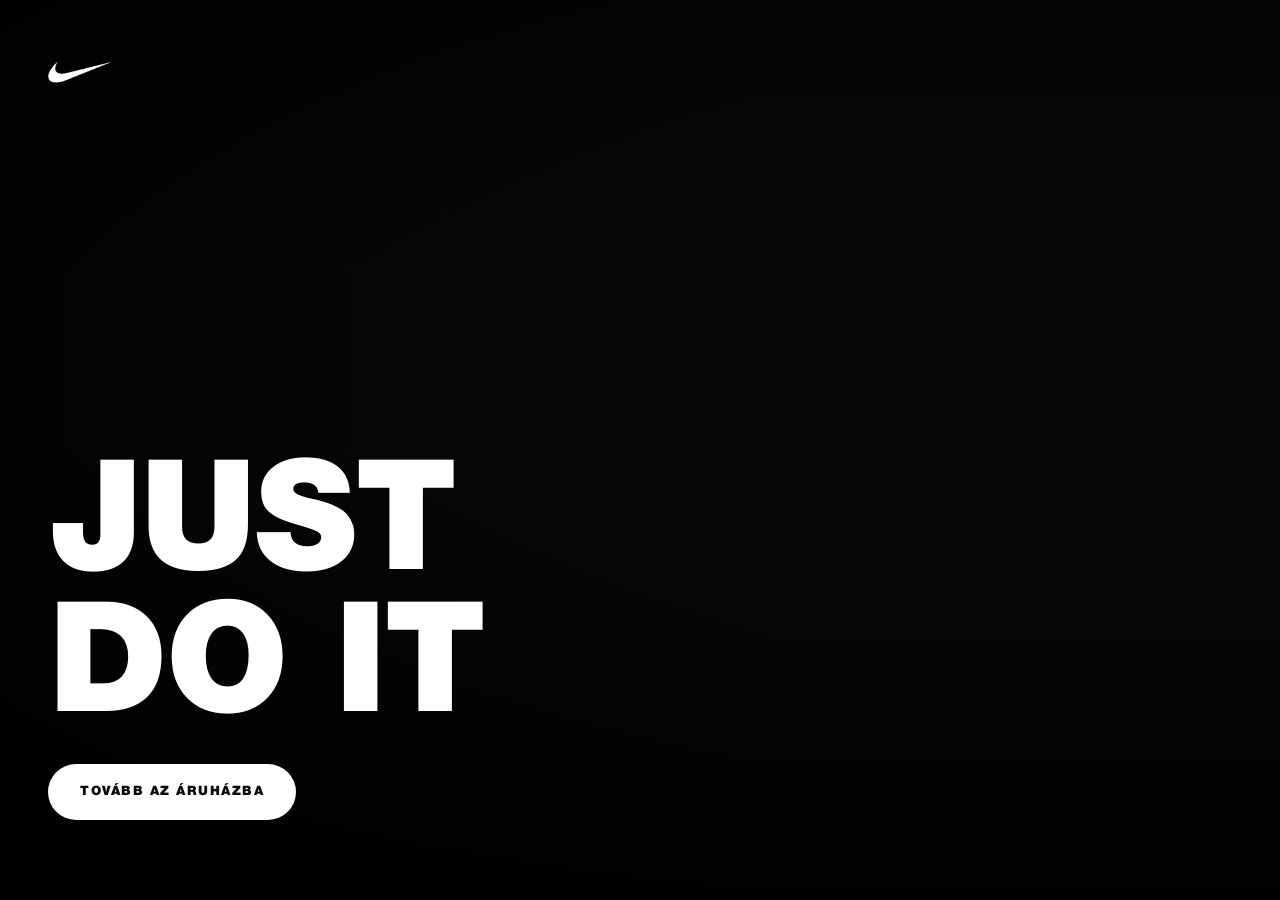
<file: index.html>
<!DOCTYPE html>
<html lang="hu">
<head>
  <meta charset="UTF-8" />
  <meta name="viewport" content="width=device-width, initial-scale=1.0" />
  <title>Nike – Just Do It</title>
  <link rel="stylesheet" href="css/cover.css" />
  <link rel="icon" href="resc/logowhite.png">
</head>
<body>
  <!-- Videók -->
  <div class="video-bg" id="videoBg">
    <video class="video-slide active" muted autoplay playsinline preload="auto">
      <source src="resc/vid7.mp4" type="video/mp4" />
    </video>
    <div class="video-overlay"></div>
  </div>

  <!-- Logó -->
  <a class="cover-logo" href="store.html" aria-label="Nike Store">
    <img src="resc/logowhite.png" alt="Nike" />
  </a>

  <!-- Reklámszöveg -->
  <main class="cover-content">
    <h1 class="cover-title">
      <span class="title-line" data-delay="0">JUST</span>
      <span class="title-line" data-delay="1">DO IT</span>
    </h1>
    <a class="cover-btn" href="store.html">
      <span>Tovább az áruházba</span>
    </a>
  </main>
  <div class="slide-dots" id="slideDots"></div>
</body>
</html>
</file>
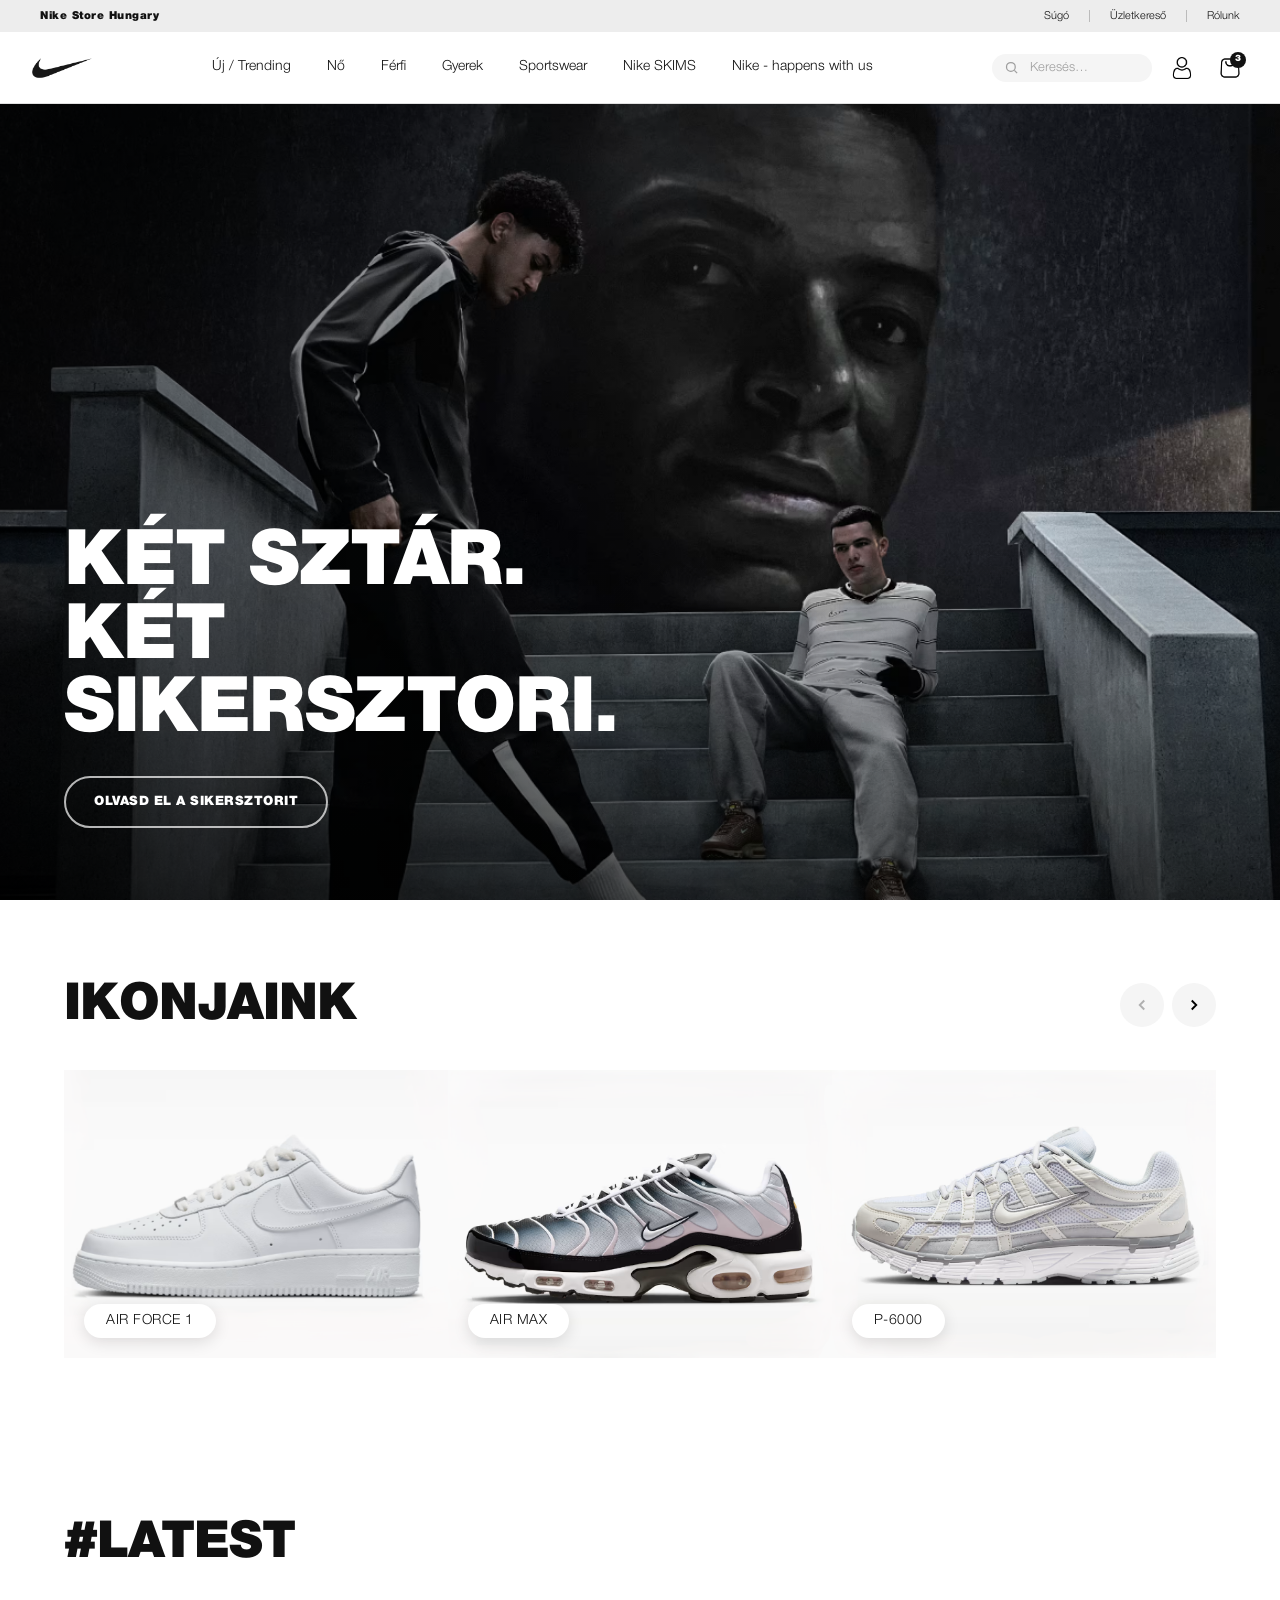
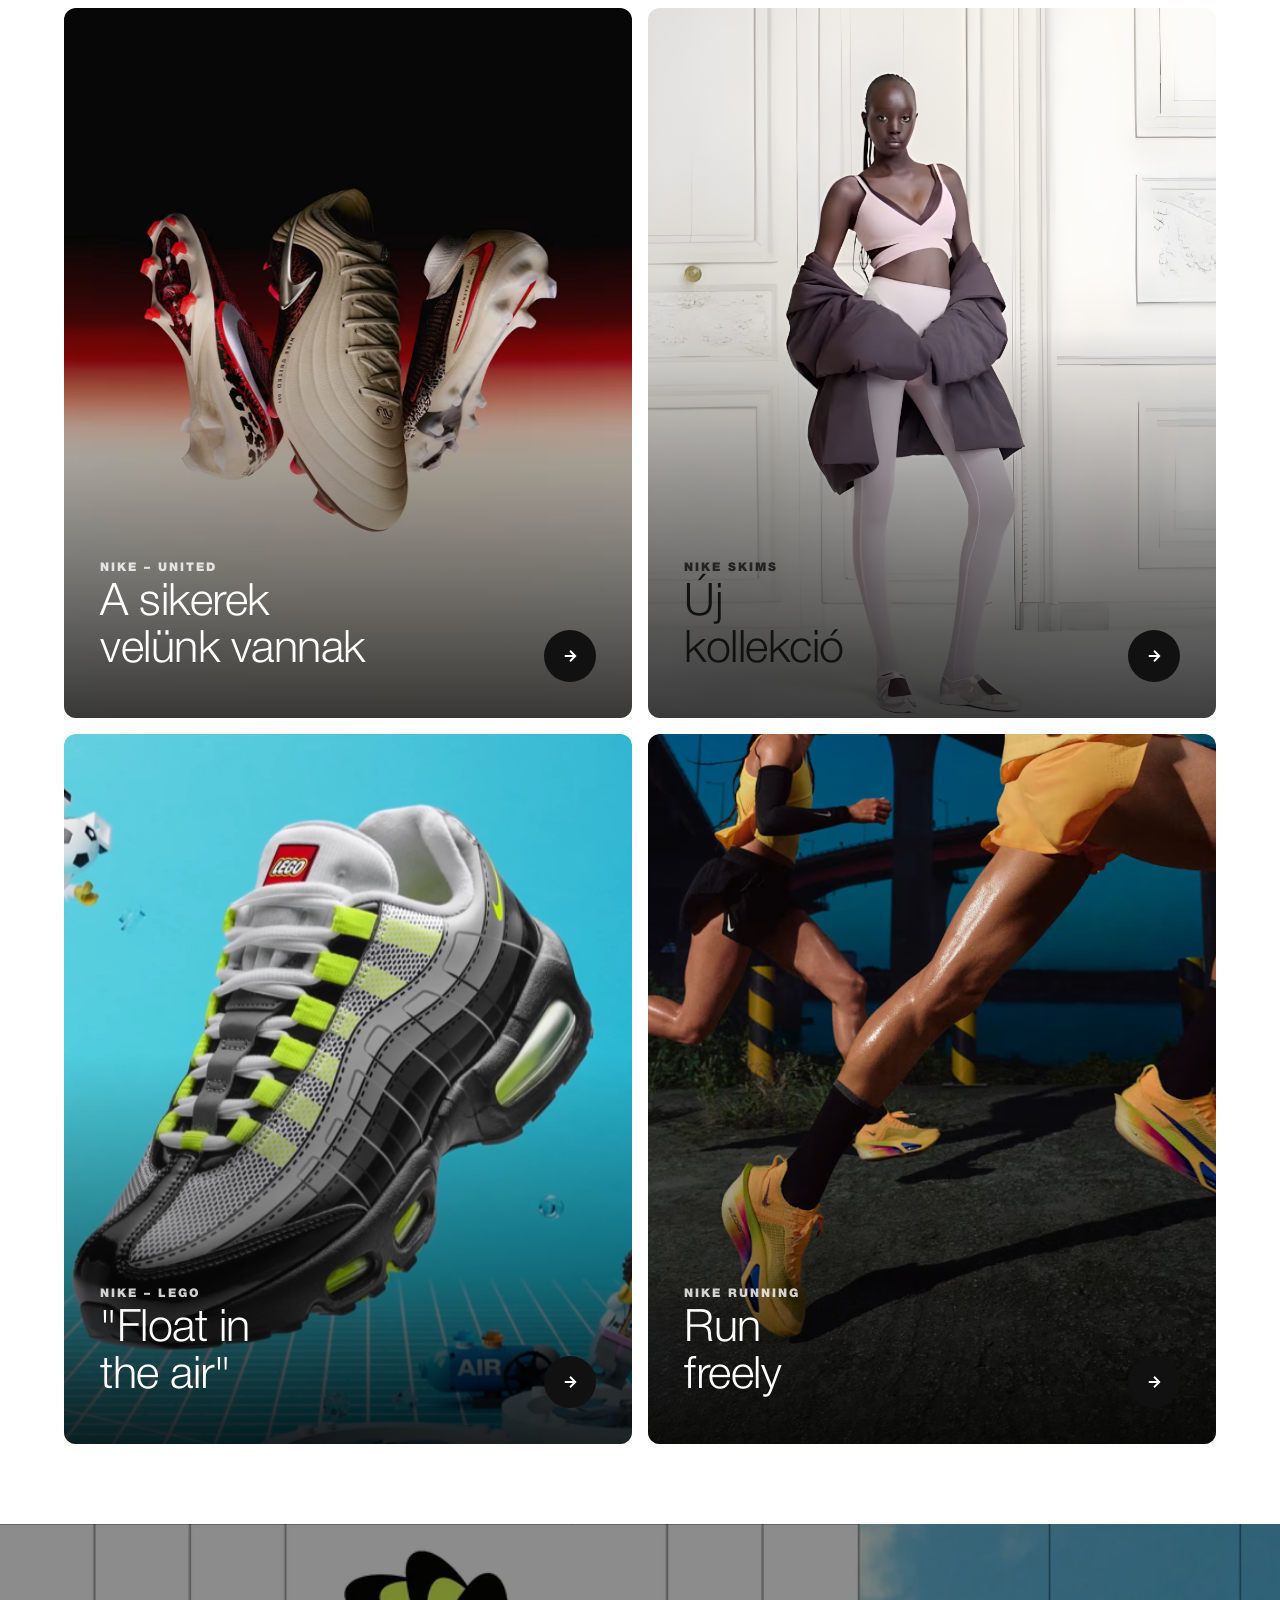
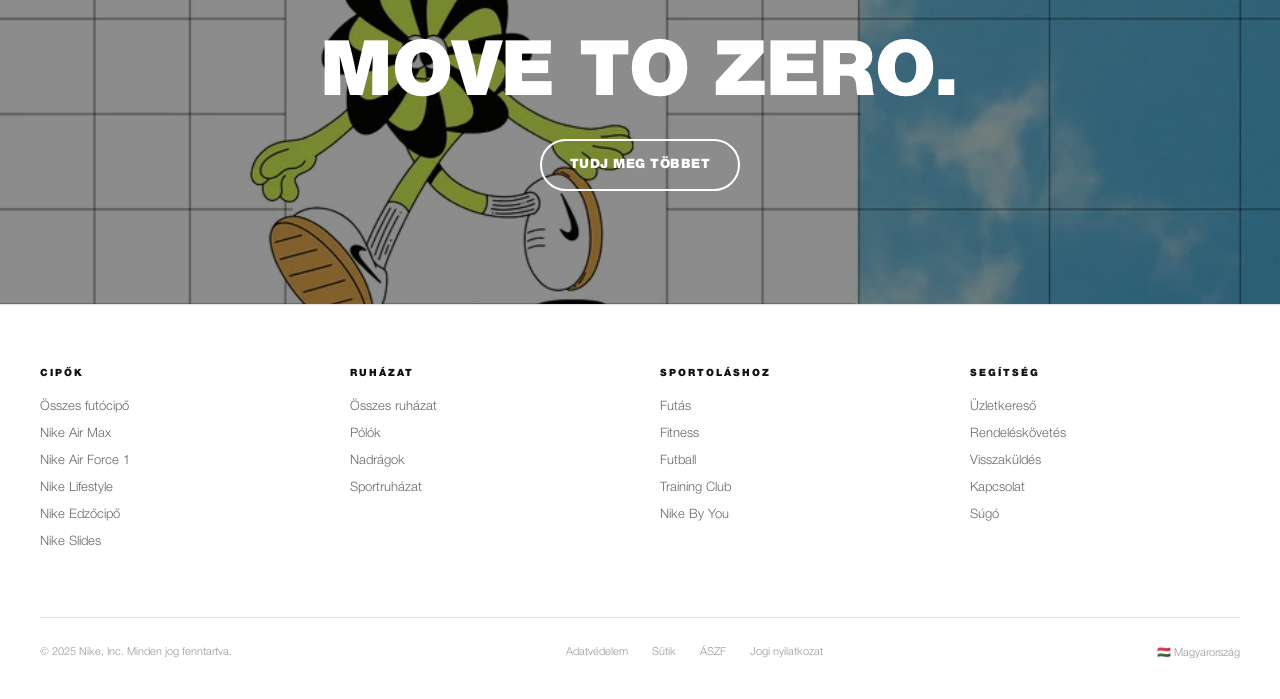
<file: store.html>
<!DOCTYPE html>
<html lang="hu">
<head>
  <meta charset="UTF-8" />
  <meta name="viewport" content="width=device-width, initial-scale=1.0" />
  <title>Nike Store</title>
  <link rel="stylesheet" href="css/store.css" />
  <link rel="icon" href="resc/logowhite.png">
  <link href="https://unpkg.com/aos@2.3.1/dist/aos.css" rel="stylesheet">
</head>
<body>

  <!-- Felső fejléc -->
  <div class="topbar">
    <span class="topbar__brand">Nike Store Hungary</span>
    <nav class="topbar__links" aria-label="Segítség">
      <a href="/subpages/others/underconstruction.html">Súgó</a>
      <span class="topbar__sep" aria-hidden="true"></span>
      <a href="/subpages/others/underconstruction.html">Üzletkereső</a>
      <span class="topbar__sep" aria-hidden="true"></span>
      <a href="/subpages/bemutatkozas/bemutatkozo.html">Rólunk</a>
    </nav>
  </div>

  <!-- Alsó fejléc -->
  <header class="navbar" id="navbar">
    <a class="navbar__logo" href="index.html" aria-label="Főoldal">
      <img src="resc/logoblack.png" alt="Nike" />
    </a>

    <nav class="navbar__menu" aria-label="Főmenü">
      <a href="/subpages/others/underconstruction.html">Új / Trending</a>
      <a href="/subpages/woman/women.html">Nő</a>
      <a href="/subpages/others/underconstruction.html">Férfi</a>
      <a href="/subpages/others/underconstruction.html">Gyerek</a>
      <a href="/subpages/others/underconstruction.html">Sportswear</a>
      <a href="/subpages/others/underconstruction.html">Nike SKIMS</a>
      <a href="/subpages/others/underconstruction.html">Nike - happens with us</a>
      
    </nav>

    <div class="navbar__actions">
      <div class="search-wrap">
        <input class="navbar__search" type="search" placeholder="Keresés…" aria-label="Keresés" />
        <svg class="search-icon" viewBox="0 0 24 24" fill="none" stroke="currentColor" stroke-width="2">
          <circle cx="11" cy="11" r="7"/><path d="m21 21-4.35-4.35"/>
        </svg>
      </div>
      <button class="icon-btn" aria-label="Profil">
        <img src="resc/userblack.png" alt="" aria-hidden="true" />
      </button>
      <button class="icon-btn cart-btn" aria-label="Kosár">
        <img src="resc/bagblack.png" alt="" aria-hidden="true" />
        <span class="cart-count">3</span>
      </button>
      <button class="hamburger" id="hamburger" aria-label="Menü megnyitása" aria-expanded="false">
        <span></span><span></span><span></span>
      </button>
    </div>
  </header>

  <!-- Hambi menü -->
  <div class="mobile-drawer" id="mobileDrawer" aria-hidden="true">
    <button class="drawer-close" id="drawerClose" aria-label="Bezárás">✕</button>
    <nav class="drawer-nav">
      <a href="/subpages/others/underconstruction.html">Új / Trending</a>
      <a href="/subpages/woman/women.html">Nő</a>
      <a href="/subpages/others/underconstruction.html">Férfi</a>
      <a href="/subpages/others/underconstruction.html">Gyerek</a>
      <a href="/subpages/others/underconstruction.html">Sportswear</a>
      <a href="/subpages/others/underconstruction.html">Nike SKIMS</a>
      <a href="/subpages/others/underconstruction.html">Nike - happens with us</a>
    </nav>
  </div>
  <div class="drawer-backdrop" id="drawerBackdrop"></div>

  <!-- Főkép és szöveg -->
  <section class="hero" aria-label="Kiemelt ajánlat">
    <div class="hero__bg">
      <img src="resc/mbp.png" alt="" aria-hidden="true" />
    </div>
    <div class="hero__overlay" aria-hidden="true"></div>
    <div class="hero__content">
      <h1 class="hero__title">Két sztár.<br>Két<br>Sikersztori.</h1>
      <div class="hero__btns">
        <button class="btn btn--outline , open-btn" id="sikersztori">Olvasd el a sikersztorit</button>
      </div>
      <div id="myModal" class="modal-overlay">
  <div class="modal-content">
    <span id="closeModalBtn" class="close-btn">&times;</span>
    
    <div class="modal-header">
      <h3>Nyílt levél Kylian Mbappétől<br></h3>
    </div>
  
    <div class="modal-body">
  <h4 style="text-transform: uppercase; margin-top: 25px;">Milyen érzés volt felnőni?</h4>
  <p class="minip">Bondy-ban felnőni azt jelentette, hogy a futball nem csak egy játék volt, hanem a levegő. A betonpálya nem hazudik: ha elestél, fájt. Ha hibáztál, elment a labda. De ott tanultuk meg a legfontosabbat: a tiszteletet és a kitartást. Ott nem a drága stoplis számított, hanem az, hogy hányszor tudsz felállni, miután a földre kerültél.
  <br>
  Focizni akkoriban azt jelentette, hogy minden egyes rúgással egy kicsit messzebb kerültünk a lakótelep szürkeségétől. A labda volt az útlevelünk egy olyan világba, ahol nem számított, honnan jöttél, csak az, hová tudod passzolni. Azokban a pillanatokban, amikor a betonon cseleztünk, mi voltunk a világ urai.</p>
  <h4 style="text-transform: uppercase; margin-top: 25px;">Az ikon és az ember.</h4>
  <p class="minip">A falon lévő hatalmas portré emlékeztet minket: senki sem születik ikonnak. Mindenki csak egy gyerek, aki leül a lépcsőre pihenni az edzés után. A különbség az, hogy mi történik azután, hogy felállsz arról a lépcsőről.
  <br>
  <p class="minip">Sose felejtsd el: az ikon, akit a falon látsz, ugyanarról a lépcsőről indult, ahol most te ülsz. A kérdés csak az: készen állsz elkezdeni a saját történetedet?</p>
  <div class="signature-container">
    <p class="slogan">JUST DO IT.</p>
    <img src="resc/signature.png" alt="Kylian Mbappé aláírása" class="signature-img">
    <p class="sub-name">Kylian Mbappé</p>
</div>
</div>
  </div>
</div>
    </div>
  </section>

  <!-- Ikonok -->
  <section class="section ikonjaink">
    <div class="container">
      <div class="section-header">
        <h2 class="section-title">Ikonjaink</h2>
        <div class="arrow-btns">
          <button class="arrow-btn" id="prevBtn" aria-label="Előző cipő">
            <svg viewBox="0 0 24 24" fill="none" stroke="currentColor" stroke-width="2.5">
              <path d="M15 18l-6-6 6-6"/>
            </svg>
          </button>
          <button class="arrow-btn" id="nextBtn" aria-label="Következő cipő">
            <svg viewBox="0 0 24 24" fill="none" stroke="currentColor" stroke-width="2.5">
              <path d="M9 18l6-6-6-6"/>
            </svg>
          </button>
        </div>
      </div>

      <div class="slider-wrap">
        <div class="slider-track" id="sliderTrack">
          <div class="shoe-card">
            <div class="shoe-card__img">
              <img src="resc/af1.png" alt="Air Force 1" loading="lazy" />
            </div>
            <span class="shoe-label">Air Force 1</span>
          </div>
          <div class="shoe-card">
            <div class="shoe-card__img">
              <img src="resc/am.png" alt="Air Max" loading="lazy" />
            </div>
            <span class="shoe-label">Air Max</span>
          </div>
          <div class="shoe-card">
            <div class="shoe-card__img">
              <img src="resc/p6000.png" alt="P-6000" loading="lazy" />
            </div>
            <span class="shoe-label">P-6000</span>
          </div>
          <div class="shoe-card">
            <div class="shoe-card__img">
              <img src="resc/shox.png" alt="Air Max" loading="lazy" />
            </div>
            <span class="shoe-label">Shox</span>
          </div>
          <div class="shoe-card">
            <div class="shoe-card__img">
              <img src="resc/airj.png" alt="Air Max" loading="lazy" />
            </div>
            <span class="shoe-label">Air Jordan</span>
          </div>
          <div class="shoe-card">
            <div class="shoe-card__img">
              <img src="resc/jordanluka77.png" alt="Air Max" loading="lazy" />
            </div>
            <span class="shoe-label">Jordan Luka 77</span>
          </div>
        </div>
      </div>
    </div>
  </section>

  <!-- #LATEST -->
  <section class="section latest">
    <div class="container">
      <div class="section-header">
        <h2 class="section-title">#Latest</h2>
      </div>

      <div class="promo-grid">

        <article class="promo-card">
          <div class="promo-card__media">
            <img src="resc/united.png" alt="Nike – United" loading="lazy" />
          </div>
          <div class="promo-card__info">
            <span class="promo-card__sub">Nike – United</span>
            <p class="promo-card__title">A sikerek<br>velünk vannak</p>
          </div>
          <button class="promo-card__btn" aria-label="Nike United megtekintése">
            <svg viewBox="0 0 24 24" fill="none" stroke="currentColor" stroke-width="2.5">
              <path d="M5 12h14M12 5l7 7-7 7"/>
            </svg>
          </button>
        </article>

        <article class="promo-card">
          <div class="promo-card__media">
            <img src="resc/cover4.png" alt="Nike Skims" loading="lazy" />
          </div>
          <div class="promo-card__info promo-card__info--dark">
            <span class="promo-card__sub">Nike Skims</span>
            <p class="promo-card__title">Új<br>kollekció</p>
          </div>
          <button class="promo-card__btn promo-card__btn--dark" aria-label="Nike Skims megtekintése">
            <svg viewBox="0 0 24 24" fill="none" stroke="currentColor" stroke-width="2.5">
              <path d="M5 12h14M12 5l7 7-7 7"/>
            </svg>
          </button>
        </article>

        <article class="promo-card">
          <div class="promo-card__media">
            <img src="resc/cover3.png" alt="Nike – Lego" loading="lazy" />
          </div>
          <div class="promo-card__info">
            <span class="promo-card__sub">Nike – Lego</span>
            <p class="promo-card__title">"Float in<br>the air"</p>
          </div>
          <button class="promo-card__btn" aria-label="Nike Lego megtekintése">
            <svg viewBox="0 0 24 24" fill="none" stroke="currentColor" stroke-width="2.5">
              <path d="M5 12h14M12 5l7 7-7 7"/>
            </svg>
          </button>
        </article>

        <article class="promo-card">
          <div class="promo-card__media">
            <img src="resc/cover2.png" alt="Nike Running" loading="lazy" />
          </div>
          <div class="promo-card__info">
            <span class="promo-card__sub">Nike Running</span>
            <p class="promo-card__title">Run<br>freely</p>
          </div>
          <button class="promo-card__btn" aria-label="Nike Running megtekintése">
            <svg viewBox="0 0 24 24" fill="none" stroke="currentColor" stroke-width="2.5">
              <path d="M5 12h14M12 5l7 7-7 7"/>
            </svg>
          </button>
        </article>

      </div>
    </div>
  </section>

  <!-- Alsóléc, nike green -->
  <div class="banner">
    <img src="resc/banner.png" alt="Nike banner" loading="lazy" />
    <div class="banner__overlay">
      <p class="banner__text">Move to Zero.</p>
      <button class="btn btn--outline-dark">Tudj meg többet</button>
    </div>
  </div>

  <!-- Lábléc -->
  <footer class="footer">
    <div class="footer-grid">
      <div class="footer-col">
        <h4>Cipők</h4>
        <ul>
          <li><a href="/subpages/others/underconstruction.html">Összes futócipő</a></li>
          <li><a href="/subpages/others/underconstruction.html">Nike Air Max</a></li>
          <li><a href="/subpages/others/underconstruction.html">Nike Air Force 1</a></li>
          <li><a href="/subpages/others/underconstruction.html">Nike Lifestyle</a></li>
          <li><a href="/subpages/others/underconstruction.html">Nike Edzőcipő</a></li>
          <li><a href="/subpages/others/underconstruction.html">Nike Slides</a></li>
        </ul>
      </div>
      <div class="footer-col">
        <h4>Ruházat</h4>
        <ul>
          <li><a href="/subpages/others/underconstruction.html">Összes ruházat</a></li>
          <li><a href="/subpages/others/underconstruction.html">Pólók</a></li>
          <li><a href="/subpages/others/underconstruction.html">Nadrágok</a></li>
          <li><a href="/subpages/others/underconstruction.html">Sportruházat</a></li>
        </ul>
      </div>
      <div class="footer-col">
        <h4>Sportoláshoz</h4>
        <ul>
          <li><a href="/subpages/others/underconstruction.html">Futás</a></li>
          <li><a href="/subpages/others/underconstruction.html">Fitness</a></li>
          <li><a href="/subpages/others/underconstruction.html">Futball</a></li>
          <li><a href="/subpages/others/underconstruction.html">Training Club</a></li>
          <li><a href="/subpages/others/underconstruction.html">Nike By You</a></li>
        </ul>
      </div>
      <div class="footer-col">
        <h4>Segítség</h4>
        <ul>
          <li><a href="/subpages/others/underconstruction.html">Üzletkereső</a></li>
          <li><a href="/subpages/others/underconstruction.html">Rendeléskövetés</a></li>
          <li><a href="/subpages/others/underconstruction.html">Visszaküldés</a></li>
          <li><a href="/subpages/others/underconstruction.html">Kapcsolat</a></li>
          <li><a href="/subpages/others/underconstruction.html">Súgó</a></li>
        </ul>
      </div>
    </div>

    <div class="footer-bottom">
      <span>© 2025 Nike, Inc. Minden jog fenntartva.</span>
      <div class="footer-legal">
        <a href="/subpages/others/underconstruction.html">Adatvédelem</a>
        <a href="/subpages/others/underconstruction.html">Sütik</a>
        <a href="/subpages/others/underconstruction.html">ÁSZF</a>
        <a href="/subpages/others/underconstruction.html">Jogi nyilatkozat</a>
      </div>
      <span class="footer-region">🇭🇺 Magyarország</span>
    </div>
  </footer>

  <script src="js/store.js"></script>
  <script src="https://unpkg.com/aos@2.3.1/dist/aos.js"></script>
</body>
</html>
</file>
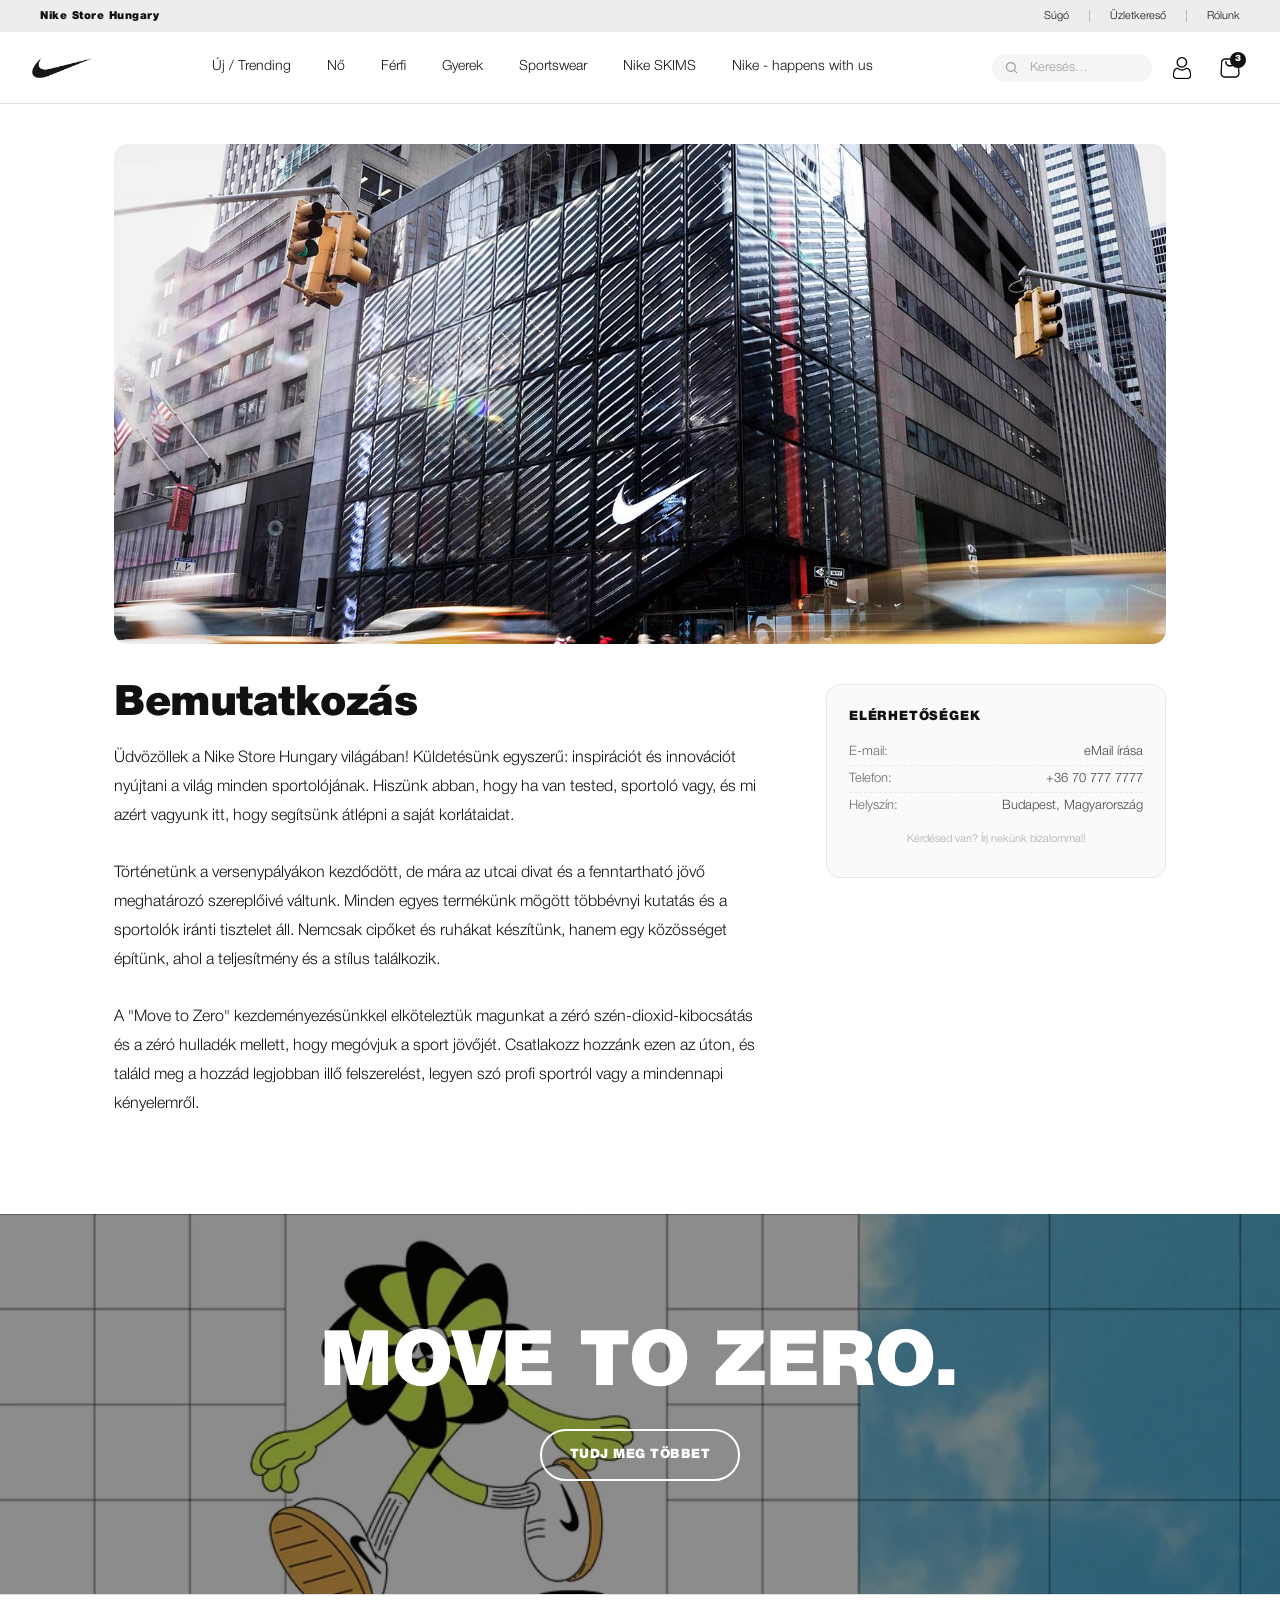
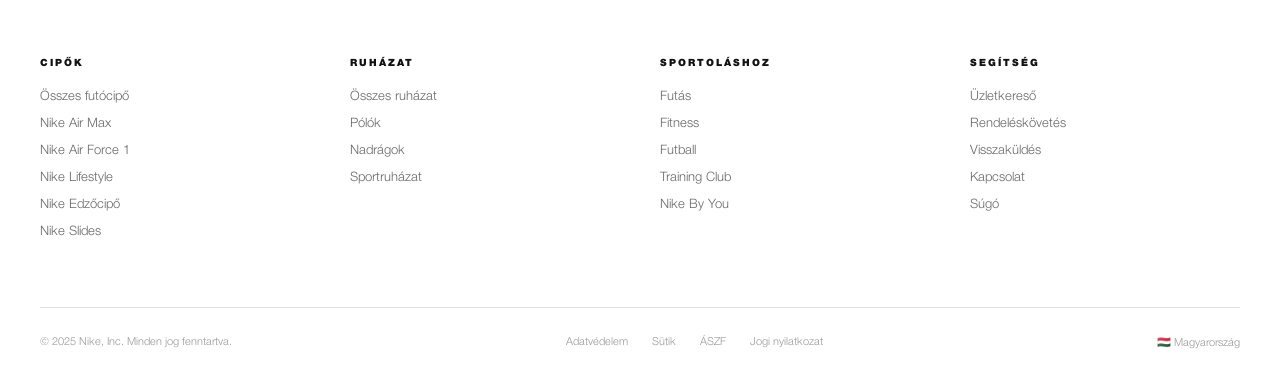
<file: subpages/bemutatkozas/bemutatkozo.html>
<!DOCTYPE html>
<html lang="hu">
<head>
  <meta charset="UTF-8" />
  <meta name="viewport" content="width=device-width, initial-scale=1.0" />
  <title>Nike Store - KOSÁR</title>
  <link rel="stylesheet" href="../../css/store.css" />
  <link rel="stylesheet" href="../../css/kosar.css" />
  <link rel="icon" href="../../resc/logowhite.png">
  <link href="https://unpkg.com/aos@2.3.1/dist/aos.css" rel="stylesheet">
</head>
<body>

  <!-- Felső fejléc -->
  <div class="topbar">
    <span class="topbar__brand">Nike Store Hungary</span>
    <nav class="topbar__links" aria-label="Segítség">
      <a href="/subpages/others/underconstruction.html">Súgó</a>
      <span class="topbar__sep" aria-hidden="true"></span>
      <a href="/subpages/others/underconstruction.html">Üzletkereső</a>
      <span class="topbar__sep" aria-hidden="true"></span>
      <a href="/subpages/bemutatkozas/bemutatkozo.html">Rólunk</a>
    </nav>
  </div>

  <!-- Alsó fejléc -->
  <header class="navbar" id="navbar">
    <a class="navbar__logo" href="../../index.html" aria-label="Főoldal">
      <img src="../../resc/logoblack.png" alt="Nike" />
    </a>
    <nav class="navbar__menu" aria-label="Főmenü">
      <a href="/subpages/others/underconstruction.html">Új / Trending</a>
      <a href="/subpages/woman/women.html">Nő</a>
      <a href="/subpages/others/underconstruction.html">Férfi</a>
      <a href="/subpages/others/underconstruction.html">Gyerek</a>
      <a href="/subpages/others/underconstruction.html">Sportswear</a>
      <a href="/subpages/others/underconstruction.html">Nike SKIMS</a>
      <a href="/subpages/others/underconstruction.html">Nike - happens with us</a>
    </nav>
    <div class="navbar__actions">
      <div class="search-wrap">
        <input class="navbar__search" type="search" placeholder="Keresés…" aria-label="Keresés" />
        <svg class="search-icon" viewBox="0 0 24 24" fill="none" stroke="currentColor" stroke-width="2">
          <circle cx="11" cy="11" r="7"/><path d="m21 21-4.35-4.35"/>
        </svg>
      </div>
      <button class="icon-btn" aria-label="Profil">
        <img src="../../resc/userblack.png" alt="" aria-hidden="true" />
      </button>
      <button class="icon-btn cart-btn" aria-label="Kosár">
        <img src="../../resc/bagblack.png" alt="" aria-hidden="true" />
        <span class="cart-count">3</span>
      </button>
      <button class="hamburger" id="hamburger" aria-label="Menü megnyitása" aria-expanded="false">
        <span></span><span></span><span></span>
      </button>
    </div>
  </header>

  <!-- Hambi menü -->
  <div class="mobile-drawer" id="mobileDrawer" aria-hidden="true">
    <button class="drawer-close" id="drawerClose" aria-label="Bezárás">✕</button>
    <nav class="drawer-nav">
      <a href="/subpages/others/underconstruction.html">Új / Trending</a>
      <a href="/subpages/woman/women.html">Nő</a>
      <a href="/subpages/others/underconstruction.html">Férfi</a>
      <a href="/subpages/others/underconstruction.html">Gyerek</a>
      <a href="/subpages/others/underconstruction.html">Sportswear</a>
      <a href="/subpages/others/underconstruction.html">Nike SKIMS</a>
      <a href="/subpages/others/underconstruction.html">Nike - happens with us</a>
    </nav>
  </div>
  <div class="drawer-backdrop" id="drawerBackdrop"></div>
<div class="about-hero-container" style="max-width: 1100px; margin: 40px auto 0; padding: 0 24px;">
    <div class="about-hero" style="width: 100%; height: 500px; background: #f3f3f3; border-radius: 14px; overflow: hidden;">
      <img src="../../resc/bem.png" alt="Bemutatkozás" style="width: 100%; height: 100%; object-fit: cover;">
    </div>
  </div>

  <main class="cart-section" style="padding-top: 40px;">
    
    <div class="about-content">
      <h1 class="cart-heading" style="font-size: 42px; margin-bottom: 20px;">Bemutatkozás</h1>
      <div class="cart-item__sub" style="font-size: 16px; line-height: 1.8; color: #111;">
        <p>Üdvözöllek a Nike Store Hungary világában! Küldetésünk egyszerű: inspirációt és innovációt nyújtani a világ minden sportolójának. Hiszünk abban, hogy ha van tested, sportoló vagy, és mi azért vagyunk itt, hogy segítsünk átlépni a saját korlátaidat.</p>
        <br>
        <p>Történetünk a versenypályákon kezdődött, de mára az utcai divat és a fenntartható jövő meghatározó szereplőivé váltunk. Minden egyes termékünk mögött többévnyi kutatás és a sportolók iránti tisztelet áll. Nemcsak cipőket és ruhákat készítünk, hanem egy közösséget építünk, ahol a teljesítmény és a stílus találkozik.</p>
        <br>
        <p>A "Move to Zero" kezdeményezésünkkel elköteleztük magunkat a zéró szén-dioxid-kibocsátás és a zéró hulladék mellett, hogy megóvjuk a sport jövőjét. Csatlakozz hozzánk ezen az úton, és találd meg a hozzád legjobban illő felszerelést, legyen szó profi sportról vagy a mindennapi kényelemről.</p>
      </div>
    </div>

    <aside class="cart-summary">
      <div class="cart-bill">
        <h2 class="cart-bill__title">Elérhetőségek</h2>
        
        <div class="bill-row">
          <span class="bill-row__label">E-mail:</span>
          <span class="bill-row__val"><a href="mailto:info@nike.hu" ma>eMail írása</a></span>
        </div>
        
        <div class="bill-row">
          <span class="bill-row__label">Telefon:</span>
          <span class="bill-row__val">+36 70 777 7777</span>
        </div>

        <div class="bill-row">
          <span class="bill-row__label">Helyszín:</span>
          <span class="bill-row__val">Budapest, Magyarország</span>
        </div>

        <p class="bill-note">
          Kérdésed van? Írj nekünk bizalommal!
        </p>
      </div>
    </aside>

  </main>

  <!-- Nike banner -->
  <div class="banner">
    <img src="../../resc/banner.png" alt="Nike banner" loading="lazy" />
    <div class="banner__overlay">
      <p class="banner__text">Move to Zero.</p>
      <button class="btn btn--outline-dark">Tudj meg többet</button>
    </div>
  </div>

  <!-- Lábléc -->
  <footer class="footer">
    <div class="footer-grid">
      <div class="footer-col">
        <h4>Cipők</h4>
        <ul>
          <li><a href="/subpages/others/underconstruction.html">Összes futócipő</a></li>
          <li><a href="/subpages/others/underconstruction.html">Nike Air Max</a></li>
          <li><a href="/subpages/others/underconstruction.html">Nike Air Force 1</a></li>
          <li><a href="/subpages/others/underconstruction.html">Nike Lifestyle</a></li>
          <li><a href="/subpages/others/underconstruction.html">Nike Edzőcipő</a></li>
          <li><a href="/subpages/others/underconstruction.html">Nike Slides</a></li>
        </ul>
      </div>
      <div class="footer-col">
        <h4>Ruházat</h4>
        <ul>
          <li><a href="/subpages/others/underconstruction.html">Összes ruházat</a></li>
          <li><a href="/subpages/others/underconstruction.html">Pólók</a></li>
          <li><a href="/subpages/others/underconstruction.html">Nadrágok</a></li>
          <li><a href="/subpages/others/underconstruction.html">Sportruházat</a></li>
        </ul>
      </div>
      <div class="footer-col">
        <h4>Sportoláshoz</h4>
        <ul>
          <li><a href="/subpages/others/underconstruction.html">Futás</a></li>
          <li><a href="/subpages/others/underconstruction.html">Fitness</a></li>
          <li><a href="/subpages/others/underconstruction.html">Futball</a></li>
          <li><a href="/subpages/others/underconstruction.html">Training Club</a></li>
          <li><a href="/subpages/others/underconstruction.html">Nike By You</a></li>
        </ul>
      </div>
      <div class="footer-col">
        <h4>Segítség</h4>
        <ul>
          <li><a href="/subpages/others/underconstruction.html">Üzletkereső</a></li>
          <li><a href="/subpages/others/underconstruction.html">Rendeléskövetés</a></li>
          <li><a href="/subpages/others/underconstruction.html">Visszaküldés</a></li>
          <li><a href="/subpages/others/underconstruction.html">Kapcsolat</a></li>
          <li><a href="/subpages/others/underconstruction.html">Súgó</a></li>
        </ul>
      </div>
    </div>
    <div class="footer-bottom">
      <span>© 2025 Nike, Inc. Minden jog fenntartva.</span>
      <div class="footer-legal">
        <a href="/subpages/others/underconstruction.html">Adatvédelem</a>
        <a href="/subpages/others/underconstruction.html">Sütik</a>
        <a href="/subpages/others/underconstruction.html">ÁSZF</a>
        <a href="/subpages/others/underconstruction.html">Jogi nyilatkozat</a>
      </div>
      <span class="footer-region">🇭🇺 Magyarország</span>
    </div>
  </footer>

  <script src="../../js/store.js"></script>
  <script src="https://unpkg.com/aos@2.3.1/dist/aos.js"></script>
  <script>
    if (typeof AOS !== 'undefined') AOS.init({ once: true });
  </script>
</body>
</html>
</file>
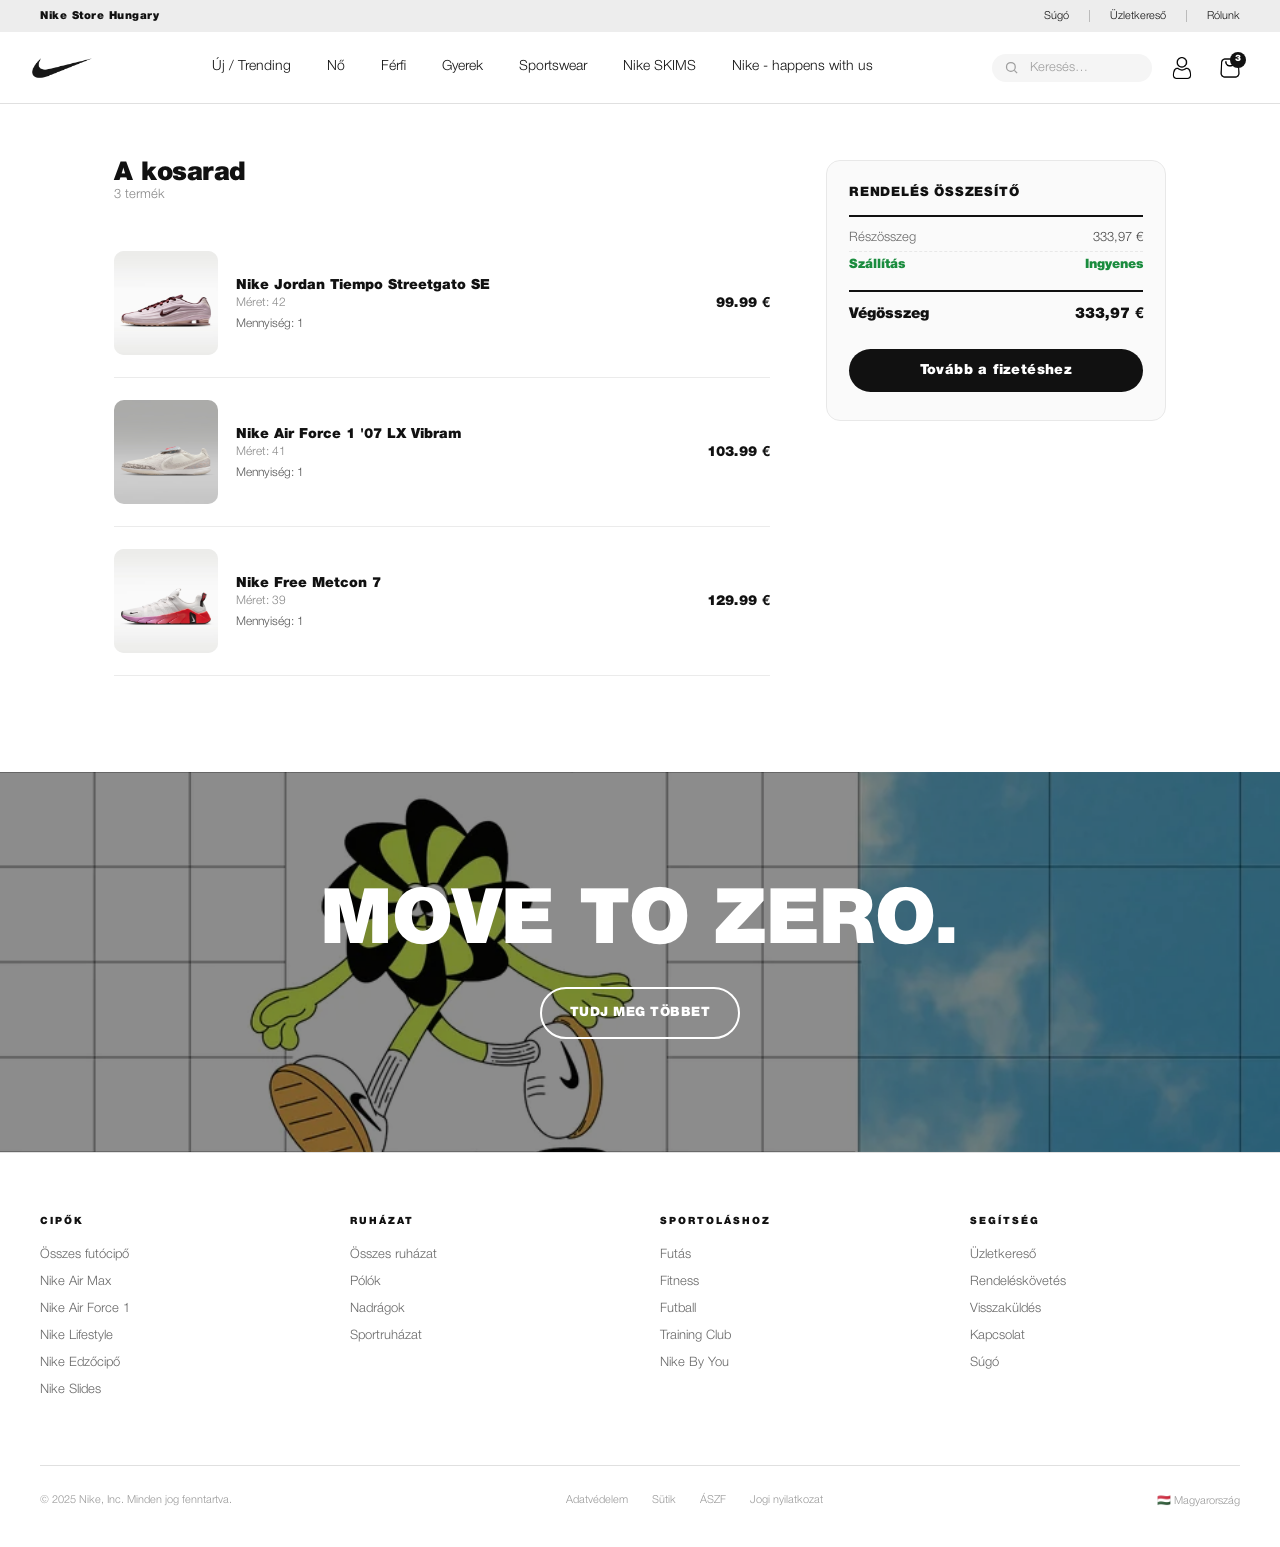
<file: subpages/kosar_basket/kosar.html>
<!DOCTYPE html>
<html lang="hu">
<head>
  <meta charset="UTF-8" />
  <meta name="viewport" content="width=device-width, initial-scale=1.0" />
  <title>Nike Store - KOSÁR</title>
  <link rel="stylesheet" href="../../css/store.css" />
  <link rel="stylesheet" href="../../css/kosar.css" />
  <link rel="icon" href="../../resc/logowhite.png">
  <link href="https://unpkg.com/aos@2.3.1/dist/aos.css" rel="stylesheet">
</head>
<body>

  <!-- Felső fejléc -->
  <div class="topbar">
    <span class="topbar__brand">Nike Store Hungary</span>
    <nav class="topbar__links" aria-label="Segítség">
      <a href="/subpages/others/underconstruction.html">Súgó</a>
      <span class="topbar__sep" aria-hidden="true"></span>
      <a href="/subpages/others/underconstruction.html">Üzletkereső</a>
      <span class="topbar__sep" aria-hidden="true"></span>
      <a href="/subpages/bemutatkozas/bemutatkozo.html">Rólunk</a>
    </nav>
  </div>

  <!-- Alsó fejléc -->
  <header class="navbar" id="navbar">
    <a class="navbar__logo" href="../../index.html" aria-label="Főoldal">
      <img src="../../resc/logoblack.png" alt="Nike" />
    </a>
    <nav class="navbar__menu" aria-label="Főmenü">
      <a href="/subpages/others/underconstruction.html">Új / Trending</a>
      <a href="/subpages/woman/women.html">Nő</a>
      <a href="/subpages/others/underconstruction.html">Férfi</a>
      <a href="/subpages/others/underconstruction.html">Gyerek</a>
      <a href="/subpages/others/underconstruction.html">Sportswear</a>
      <a href="/subpages/others/underconstruction.html">Nike SKIMS</a>
      <a href="/subpages/others/underconstruction.html">Nike - happens with us</a>
    </nav>
    <div class="navbar__actions">
      <div class="search-wrap">
        <input class="navbar__search" type="search" placeholder="Keresés…" aria-label="Keresés" />
        <svg class="search-icon" viewBox="0 0 24 24" fill="none" stroke="currentColor" stroke-width="2">
          <circle cx="11" cy="11" r="7"/><path d="m21 21-4.35-4.35"/>
        </svg>
      </div>
      <button class="icon-btn" aria-label="Profil">
        <img src="../../resc/userblack.png" alt="" aria-hidden="true" />
      </button>
      <button class="icon-btn cart-btn" aria-label="Kosár">
        <img src="../../resc/bagblack.png" alt="" aria-hidden="true" />
        <span class="cart-count">3</span>
      </button>
      <button class="hamburger" id="hamburger" aria-label="Menü megnyitása" aria-expanded="false">
        <span></span><span></span><span></span>
      </button>
    </div>
  </header>

  <!-- Hambi menü -->
  <div class="mobile-drawer" id="mobileDrawer" aria-hidden="true">
    <button class="drawer-close" id="drawerClose" aria-label="Bezárás">✕</button>
    <nav class="drawer-nav">
      <a href="/subpages/others/underconstruction.html">Új / Trending</a>
      <a href="/subpages/woman/women.html">Nő</a>
      <a href="/subpages/others/underconstruction.html">Férfi</a>
      <a href="/subpages/others/underconstruction.html">Gyerek</a>
      <a href="/subpages/others/underconstruction.html">Sportswear</a>
      <a href="/subpages/others/underconstruction.html">Nike SKIMS</a>
      <a href="/subpages/others/underconstruction.html">Nike - happens with us</a>
    </nav>
  </div>
  <div class="drawer-backdrop" id="drawerBackdrop"></div>

  <!-- Kosár -->
  <section class="cart-section">

    <!-- Termekek -->
    <div>
      <h1 class="cart-heading">A kosarad</h1>
      <p class="cart-count-label">3 termék</p>
      <div class="cart-list">
        <!-- T1 -->
        <div class="cart-item">
          <div class="cart-item__img">
            <img src="../../resc/women-shoe2.jpg" alt="Nike Air Max 90" class="cart-item__img">
          </div>
          <div class="cart-item__info">
            <span class="cart-item__name">Nike Jordan Tiempo Streetgato SE</span>
            <span class="cart-item__sub">Méret: 42</span>
            <span class="cart-item__qty">Mennyiség: 1</span>
          </div>
          <span class="cart-item__price">99.99 €</span>
        </div>
        <!-- T2 -->
        <div class="cart-item">
          <div class="cart-item__img">
            <img src="../../resc/men-shoe1.jpg" alt="Nike Air Force 1 '07" class="cart-item__img">
          </div>
          <div class="cart-item__info">
            <span class="cart-item__name">Nike Air Force 1 '07 LX Vibram</span>
            <span class="cart-item__sub">Méret: 41</span>
            <span class="cart-item__qty">Mennyiség: 1</span>
          </div>
          <span class="cart-item__price">103.99 €</span>
        </div>
        <!-- T3 -->
        <div class="cart-item">
          <div class="cart-item__img">
            <img src="../../resc/women-shoe1.jpg" alt="Nike Revolution 7" class="cart-item__img">
          </div>
          <div class="cart-item__info">
            <span class="cart-item__name">Nike Free Metcon 7</span>
            <span class="cart-item__sub">Méret: 39</span>
            <span class="cart-item__qty">Mennyiség: 1</span>
          </div>
          <span class="cart-item__price">129.99 €</span>
        </div>
      </div>
    </div>

    <!-- termekosszegzo -->
    <aside class="cart-bill">
      <p class="cart-bill__title">Rendelés összesítő</p>

      
  <!-- Valaszto vonal -->
      <hr class="bill-divider">
      <div class="bill-row">
        <span class="bill-row__label">Részösszeg</span>
        <span class="bill-row__val">333,97 €</span>
      </div>
      <div class="bill-row bill-row--shipping">
        <span class="bill-row__label">Szállítás</span>
        <span class="bill-row__val">Ingyenes</span>
      </div>

      <hr class="bill-divider">

      <div class="bill-row bill-row--total">
        <span>Végösszeg</span>
        <span>333,97 €</span>
      </div>

      <button class="checkout-btn">Tovább a fizetéshez</button>
    </aside>
  </section>

  <!-- Nike banner -->
  <div class="banner">
    <img src="../../resc/banner.png" alt="Nike banner" loading="lazy" />
    <div class="banner__overlay">
      <p class="banner__text">Move to Zero.</p>
      <button class="btn btn--outline-dark">Tudj meg többet</button>
    </div>
  </div>

  <!-- Lábléc -->
  <footer class="footer">
    <div class="footer-grid">
      <div class="footer-col">
        <h4>Cipők</h4>
        <ul>
          <li><a href="/subpages/others/underconstruction.html">Összes futócipő</a></li>
          <li><a href="/subpages/others/underconstruction.html">Nike Air Max</a></li>
          <li><a href="/subpages/others/underconstruction.html">Nike Air Force 1</a></li>
          <li><a href="/subpages/others/underconstruction.html">Nike Lifestyle</a></li>
          <li><a href="/subpages/others/underconstruction.html">Nike Edzőcipő</a></li>
          <li><a href="/subpages/others/underconstruction.html">Nike Slides</a></li>
        </ul>
      </div>
      <div class="footer-col">
        <h4>Ruházat</h4>
        <ul>
          <li><a href="/subpages/others/underconstruction.html">Összes ruházat</a></li>
          <li><a href="/subpages/others/underconstruction.html">Pólók</a></li>
          <li><a href="/subpages/others/underconstruction.html">Nadrágok</a></li>
          <li><a href="/subpages/others/underconstruction.html">Sportruházat</a></li>
        </ul>
      </div>
      <div class="footer-col">
        <h4>Sportoláshoz</h4>
        <ul>
          <li><a href="/subpages/others/underconstruction.html">Futás</a></li>
          <li><a href="/subpages/others/underconstruction.html">Fitness</a></li>
          <li><a href="/subpages/others/underconstruction.html">Futball</a></li>
          <li><a href="/subpages/others/underconstruction.html">Training Club</a></li>
          <li><a href="/subpages/others/underconstruction.html">Nike By You</a></li>
        </ul>
      </div>
      <div class="footer-col">
        <h4>Segítség</h4>
        <ul>
          <li><a href="/subpages/others/underconstruction.html">Üzletkereső</a></li>
          <li><a href="/subpages/others/underconstruction.html">Rendeléskövetés</a></li>
          <li><a href="/subpages/others/underconstruction.html">Visszaküldés</a></li>
          <li><a href="/subpages/others/underconstruction.html">Kapcsolat</a></li>
          <li><a href="/subpages/others/underconstruction.html">Súgó</a></li>
        </ul>
      </div>
    </div>
    <div class="footer-bottom">
      <span>© 2025 Nike, Inc. Minden jog fenntartva.</span>
      <div class="footer-legal">
        <a href="/subpages/others/underconstruction.html">Adatvédelem</a>
        <a href="/subpages/others/underconstruction.html">Sütik</a>
        <a href="/subpages/others/underconstruction.html">ÁSZF</a>
        <a href="/subpages/others/underconstruction.html">Jogi nyilatkozat</a>
      </div>
      <span class="footer-region">🇭🇺 Magyarország</span>
    </div>
  </footer>

  <script src="../../js/store.js"></script>
  <script src="https://unpkg.com/aos@2.3.1/dist/aos.js"></script>
  <script>
    if (typeof AOS !== 'undefined') AOS.init({ once: true });
  </script>
</body>
</html>
</file>
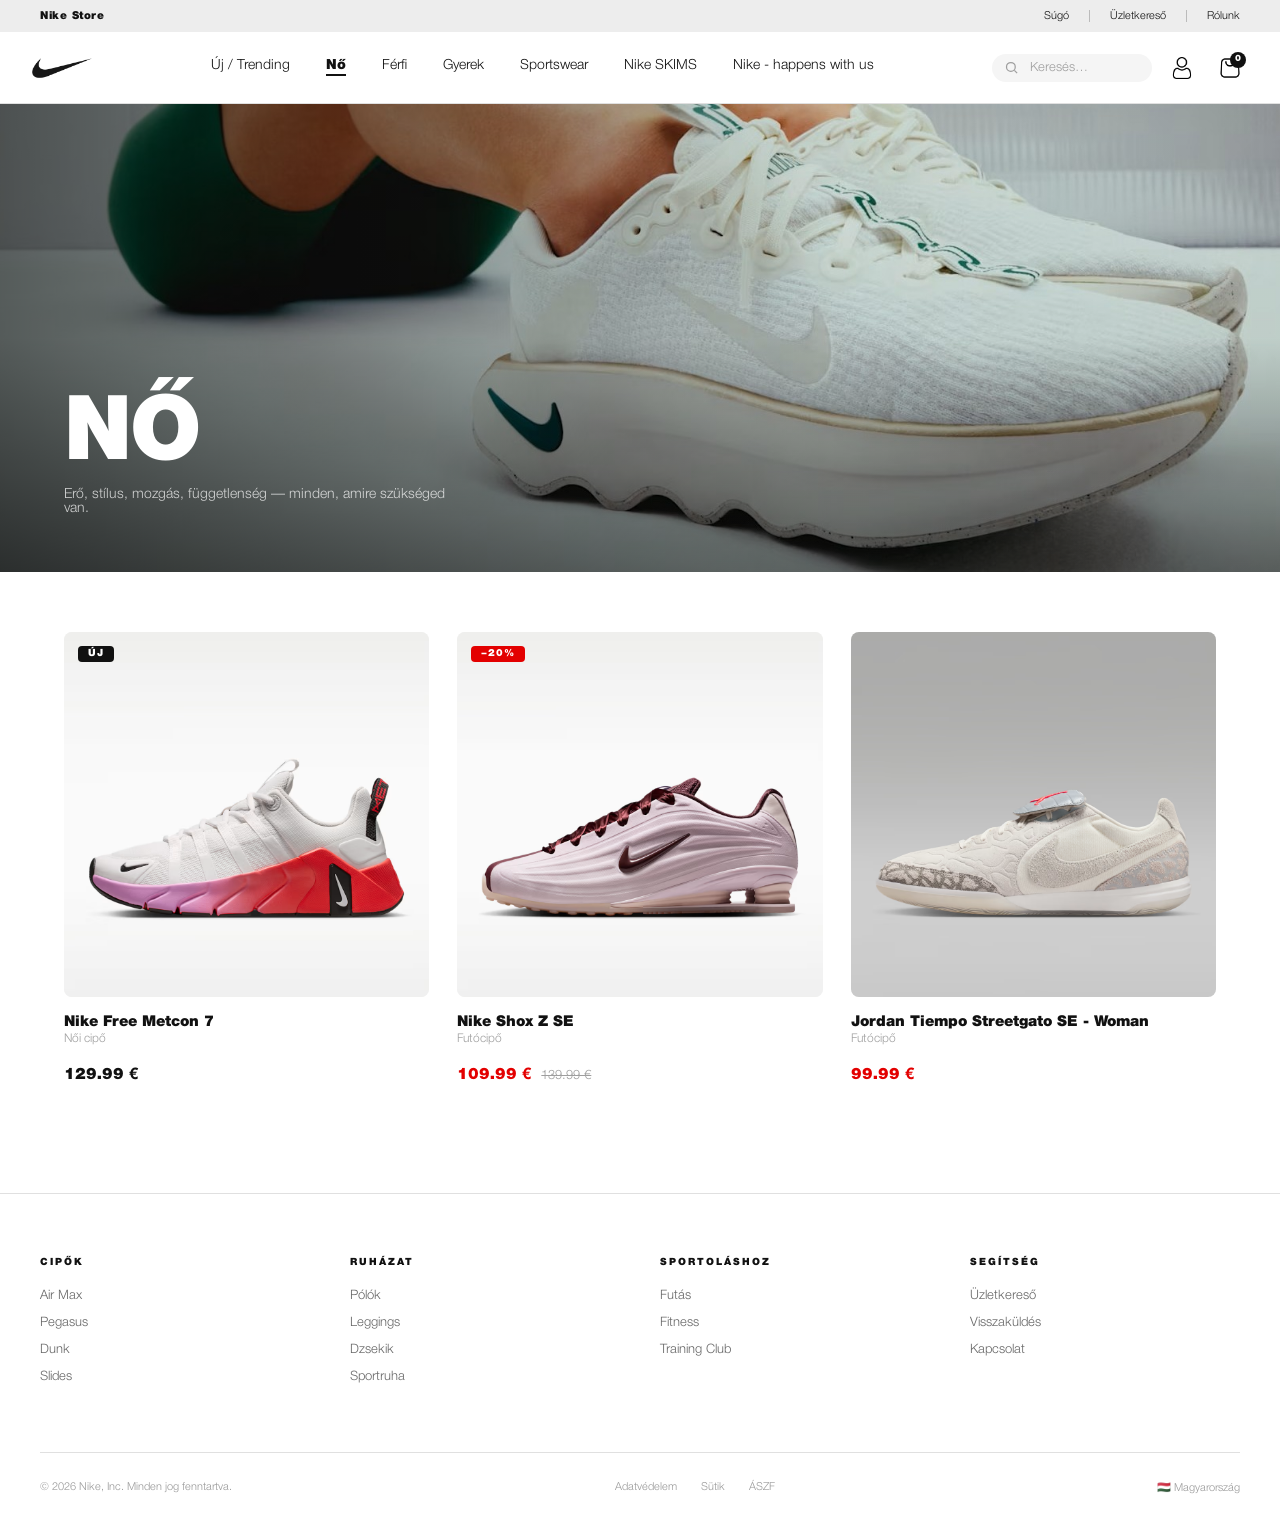
<file: subpages/woman/women.html>
<!DOCTYPE html>
<html lang="hu">
<head>
  <meta charset="UTF-8" />
  <meta name="viewport" content="width=device-width, initial-scale=1.0" />
  <title>Nő – Nike Store</title>
  <link rel="stylesheet" href="../../css/store.css" />
  <link rel="stylesheet" href="../../css/women.css" />
</head>
<body>

  <!-- Felső fejléc -->
  <div class="topbar">
    <span class="topbar__brand">Nike Store</span>
    <nav class="topbar__links">
      <a href="../others/underconstruction.html">Súgó</a>
      <span class="topbar__sep"></span>
      <a href="../others/underconstruction.html">Üzletkereső</a>
      <span class="topbar__sep"></span>
      <a href="../bemutatkozas/bemutatkozo.html">Rólunk</a>
    </nav>
  </div>

  <!-- Alsó fejléc -->
  <header class="navbar" id="navbar">
    <a class="navbar__logo" href="../../store.html" aria-label="Főoldal">
      <img src="../../resc/logoblack.png" alt="Nike" />
    </a>
    <nav class="navbar__menu">
      <a href="../others/underconstruction.html">Új / Trending</a>
      <a href="../woman/women.html" class="nav--active">Nő</a>
      <a href="../others/underconstruction.html">Férfi</a>
      <a href="../others/underconstruction.html">Gyerek</a>
      <a href="../others/underconstruction.html">Sportswear</a>
      <a href="../others/underconstruction.html">Nike SKIMS</a>
      <a href="../others/underconstruction.html">Nike - happens with us</a>
    </nav>
    <div class="navbar__actions">
      <div class="search-wrap">
        <input class="navbar__search" type="search" placeholder="Keresés…" aria-label="Keresés" />
        <svg class="search-icon" viewBox="0 0 24 24" fill="none" stroke="currentColor" stroke-width="2">
          <circle cx="11" cy="11" r="7"/><path d="m21 21-4.35-4.35"/>
        </svg>
      </div>
      <button class="icon-btn" aria-label="Profil">
        <img src="../../resc/userblack.png" alt="" />
      </button>
      <button class="icon-btn" aria-label="Kosár">
        <img src="../../resc/bagblack.png" alt="" />
        <span class="cart-count">0</span>
      </button>
      <button class="hamburger" id="hamburger" aria-expanded="false" aria-label="Menü">
        <span></span><span></span><span></span>
      </button>
    </div>
  </header>

  <!-- Hambi menü -->
  <div class="mobile-drawer" id="mobileDrawer">
    <button class="drawer-close" id="drawerClose">✕</button>
    <nav class="drawer-nav">
      <a href="../others/underconstruction.html">Új / Trending</a>
      <a href="./women.html">Nő</a>
      <a href="../others/underconstruction.html">Férfi</a>
      <a href="../others/underconstruction.html">Gyerek</a>
      <a href="../others/underconstruction.html">Sportswear</a>
      <a href="../others/underconstruction.html">Nike SKIMS</a>
      <a href="../others/underconstruction.html">Nike - happens with us</a>
    </nav>
  </div>
  <div class="drawer-backdrop" id="drawerBackdrop"></div>

  <!-- Főkép, szöveg -->
  <section class="cat-hero">
    <div class="cat-hero__bg">
      <img src="../../resc/woman-hero.jpg" alt="Nike Nők" />
    </div>
    <div class="cat-hero__overlay"></div>
    <div class="cat-hero__content">
      <h1 class="cat-hero__title">Nő</h1>
      <p class="cat-hero__sub">Erő, stílus, mozgás, függetlenség — minden, amire szükséged van.</p>
    </div>
  </section>

  <!-- Termékek -->
  <main class="product-section">
    <div class="container">
      <div class="product-grid" id="productGrid">

        <!-- 1 -->
        <article class="product-card" data-product="1">
          <a class="product-card__link" href="../woman/produktionisz.html" aria-label="Nike Air Max 270 megtekintése">
            <div class="product-card__media">
              <img
                class="product-card__img product-card__img--main"
                src="../../resc/women-shoe1.jpg"
                alt="Nike Air Max 270"
                loading="lazy"
              />
              <img
                class="product-card__img product-card__img--hover"
                src="../../resc/women-shoe1b.jpg"
                alt="Nike Air Max 270 oldalnézet"
                loading="lazy"
              />
              <span class="badge badge--new">Új</span>
            </div>
            <div class="product-card__info">
              <div class="product-card__meta">
                <h2 class="product-card__name">Nike Free Metcon 7</h2>
                <span class="product-card__category">Női cipő</span>
              </div>
              <div class="product-card__bottom">
                <span class="product-card__price">129.99 €</span>
                <button class="add-btn" aria-label="Kosárba">
                  <svg viewBox="0 0 24 24" fill="none" stroke="currentColor" stroke-width="2.2">
                    <path d="M12 5v14M5 12h14"/>
                  </svg>
                </button>
              </div>
            </div>
          </a>
        </article>

        <!-- 2 -->
        <article class="product-card" data-product="2">
          <a class="product-card__link" href="../woman/produktodioktisz.html" aria-label="Nike Pegasus 41 megtekintése">
            <div class="product-card__media">
              <img
                class="product-card__img product-card__img--main"
                src="../../resc/women-shoe2.jpg"
                alt="Nike Pegasus 41"
                loading="lazy"
              />
              <img
                class="product-card__img product-card__img--hover"
                src="../../resc/women-shoe2b.jpg"
                alt="Nike Pegasus 41 oldalnézet"
                loading="lazy"
              />
              <span class="badge badge--sale">−20%</span>
            </div>
            <div class="product-card__info">
              <div class="product-card__meta">
                <h2 class="product-card__name">Nike Shox Z SE</h2>
                <span class="product-card__category">Futócipő</span>
              </div>
              <div class="product-card__bottom">
                <div>
                  <span class="product-card__price product-card__price--sale">109.99 €</span>
                  <span class="product-card__price-orig">139.99 €</span>
                </div>
                <button class="add-btn" aria-label="Kosárba">
                  <svg viewBox="0 0 24 24" fill="none" stroke="currentColor" stroke-width="2.2">
                    <path d="M12 5v14M5 12h14"/>
                  </svg>
                </button>
              </div>
            </div>
          </a>
        </article>

        <!--3-->
        <article class="product-card" data-product="2">
          <a class="product-card__link" href="../woman/prodaktia.html" aria-label="Jordan Tiempo Streetgato SE megtekintése">
            <div class="product-card__media">
              <img
                class="product-card__img product-card__img--main"
                src="../../resc/men-shoe1.jpg"
                alt="Nike Pegasus 41"
                loading="lazy"
              />
              <img
                class="product-card__img product-card__img--hover"
                src="../../resc/men-shoe1b.jpg"
                alt="Nike Pegasus 41 oldalnézet"
                loading="lazy"
              />
            </div>
            <div class="product-card__info">
              <div class="product-card__meta">
                <h2 class="product-card__name">Jordan Tiempo Streetgato SE - Woman</h2>
                <span class="product-card__category">Futócipő</span>
              </div>
              <div class="product-card__bottom">
                <div>
                  <span class="product-card__price product-card__price--sale">99.99 €</span>
                </div>
                <button class="add-btn" aria-label="Kosárba">
                  <svg viewBox="0 0 24 24" fill="none" stroke="currentColor" stroke-width="2.2">
                    <path d="M12 5v14M5 12h14"/>
                  </svg>
                </button>
              </div>
            </div>
          </a>
        </article>

      </div>
    </div>
  </main>

  <!-- Lábléc -->
  <footer class="footer">
    <div class="footer-grid">
      <div class="footer-col"><h4>Cipők</h4><ul><li><a href="../others/underconstruction.html">Air Max</a></li><li><a href="../others/underconstruction.html">Pegasus</a></li><li><a href="../others/underconstruction.html">Dunk</a></li><li><a href="../others/underconstruction.html">Slides</a></li></ul></div>
      <div class="footer-col"><h4>Ruházat</h4><ul><li><a href="../others/underconstruction.html">Pólók</a></li><li><a href="../others/underconstruction.html">Leggings</a></li><li><a href="../others/underconstruction.html">Dzsekik</a></li><li><a href="../others/underconstruction.html">Sportruha</a></li></ul></div>
      <div class="footer-col"><h4>Sportoláshoz</h4><ul><li><a href="../others/underconstruction.html">Futás</a></li><li><a href="../others/underconstruction.html">Fitness</a></li><li><a href="../others/underconstruction.html">Training Club</a></li></ul></div>
      <div class="footer-col"><h4>Segítség</h4><ul><li><a href="../others/underconstruction.html">Üzletkereső</a></li><li><a href="../others/underconstruction.html">Visszaküldés</a></li><li><a href="../others/underconstruction.html">Kapcsolat</a></li></ul></div>
    </div>
    <div class="footer-bottom">
      <span>© 2026 Nike, Inc. Minden jog fenntartva.</span>
      <div class="footer-legal"><a href="../others/underconstruction.html">Adatvédelem</a><a href="../others/underconstruction.html">Sütik</a><a href="../others/underconstruction.html">ÁSZF</a></div>
      <span>🇭🇺 Magyarország</span>
    </div>
  </footer>

  <script src="../../js/store.js"></script>
  <script src="../../js/women.js"></script>
</body>
</html>
</file>
<file: css/cover.css>
*, *::before, *::after { box-sizing: border-box; margin: 0; padding: 0; }

:root {
  --white:   #ffffff;
  --black:   #0a0a0a;
  --accent:  #ffffff;
  --font:    'Helvetica Neue', Helvetica, sans-serif;
  --dur:     6000ms;
}

@font-face {
  font-family: 'Helvetica Neue';
  src: url('../fonts/HelveticaNeueLight.otf') format('opentype');
  font-weight: 300;
}
@font-face {
  font-family: 'Helvetica Neue';
  src: url('../fonts/HelveticaNeueBlack.otf') format('opentype');
  font-weight: 700;
}

html, body {
  width: 100%; height: 100%;
  overflow: hidden;
  font-family: var(--font);
  background: var(--black);
  color: var(--white);
  cursor: default;
}

.video-bg {
  position: fixed;
  inset: 0;
  z-index: 0;
}

.video-slide {
  position: absolute;
  inset: 0;
  width: 100%; height: 100%;
  object-fit: cover;
  opacity: 0;
  transition: opacity 1.2s cubic-bezier(.4, 0, .2, 1);
  pointer-events: none;
}
.video-slide.active { opacity: 1; }

.video-overlay {
  position: absolute;
  inset: 0;
  background:
    linear-gradient(to right,  rgba(0,0,0,.65) 0%,  rgba(0,0,0,.1)  60%),
    linear-gradient(to top,    rgba(0,0,0,.8)  0%,  rgba(0,0,0,.0)  50%),
    linear-gradient(to bottom, rgba(0,0,0,.5)  0%,  rgba(0,0,0,.0)  30%);
}

.progress-bars {
  position: fixed;
  top: 20px;
  left: 50%;
  transform: translateX(-50%);
  z-index: 20;
  display: flex;
  gap: 6px;
  width: min(400px, 80vw);
}

.progress-bar {
  flex: 1;
  height: 2px;
  background: rgba(255,255,255,.25);
  border-radius: 2px;
  overflow: hidden;
}

.progress-fill {
  height: 100%;
  width: 0%;
  background: var(--white);
  border-radius: 2px;
  transition: width 0.1s linear;
}

.cover-logo {
  position: fixed;
  top: 40px;
  left: 48px;
  z-index: 20;
  opacity: 0;
  animation: fadeIn .8s .3s ease forwards;
}

.cover-logo img {
  width: 64px;
  height: 64px;
  object-fit: contain;
  filter: brightness(0) invert(1);
}

.cover-content {
  position: fixed;
  bottom: 80px;
  left: 48px;
  z-index: 10;
  display: flex;
  flex-direction: column;
  gap: 24px;
}

.cover-tagline {
  opacity: 0;
  animation: slideUp .7s .4s ease forwards;
}

.tagline-sub {
  font-size: 11px;
  font-weight: 400;
  letter-spacing: 3px;
  text-transform: uppercase;
  color: rgba(255,255,255,.6);
  border-left: 2px solid rgba(255,255,255,.4);
  padding-left: 12px;
}

.cover-title {
  display: flex;
  flex-direction: column;
  font-size: clamp(5rem, 12vw, 10rem);
  font-weight: 900;
  line-height: .92;
  letter-spacing: -2px;
  text-transform: uppercase;
  overflow: hidden;
}

.title-line {
  display: block;
  opacity: 0;
  transform: translateY(110%);
  font-family: 'Helvetica Neue', sans-serif;
}

.title-line[data-delay="0"] { animation: revealLine .8s .5s cubic-bezier(.16,1,.3,1) forwards; }
.title-line[data-delay="1"] { animation: revealLine .8s .7s cubic-bezier(.16,1,.3,1) forwards; }

.cover-btn {
  font-family: 'Helvetica Neue', sans-serif;
  display: inline-flex;
  align-items: center;
  gap: 14px;
  background: var(--white);
  color: var(--black);
  font-family: var(--font);
  font-size: 13px;
  font-weight: 700;
  letter-spacing: 1.5px;
  text-transform: uppercase;
  text-decoration: none;
  padding: 0 32px;
  height: 56px;
  border-radius: 100px;
  width: fit-content;
  opacity: 0;
  animation: slideUp .7s 1s ease forwards;
  transition: transform .2s, background .2s, color .2s;
  position: relative;
  overflow: hidden;
}

.cover-btn::before {
  content: '';
  position: absolute;
  inset: 0;
  background: var(--black);
  transform: scaleX(0);
  transform-origin: right;
  transition: transform .35s cubic-bezier(.4,0,.2,1);
  z-index: 0;
}

.cover-btn:hover::before  { transform: scaleX(1); transform-origin: left; }
.cover-btn:hover          { color: var(--white); }
.cover-btn span, .cover-btn .btn-arrow { position: relative; z-index: 1; }

.btn-arrow {
  width: 18px; height: 18px;
  transition: transform .2s;
}
.cover-btn:hover .btn-arrow { transform: translateX(4px); }

.slide-dots {
  position: fixed;
  bottom: 88px;
  right: 48px;
  z-index: 20;
  display: flex;
  flex-direction: column;
  gap: 10px;
  opacity: 0;
  animation: fadeIn .7s 1.2s ease forwards;
}

.dot {
  width: 6px; height: 6px;
  border-radius: 50%;
  border: none;
  background: rgba(255,255,255,.35);
  cursor: pointer;
  transition: background .3s, transform .3s;
  padding: 0;
}

.dot.active {
  background: var(--white);
  transform: scale(1.5);
}

@keyframes fadeIn {
  from { opacity: 0; }
  to   { opacity: 1; }
}

@keyframes slideUp {
  from { opacity: 0; transform: translateY(24px); }
  to   { opacity: 1; transform: translateY(0); }
}

@keyframes revealLine {
  from { opacity: 1; transform: translateY(110%); }
  to   { opacity: 1; transform: translateY(0); }
}

@keyframes scrollDrop {
  0%   { top: -100%; }
  50%  { top: 100%; }
  100% { top: 100%; }
}

@media (max-width: 600px) {
  .cover-content { left: 24px; bottom: 100px; }
  .cover-logo    { left: 24px; top: 32px; }
  .cover-logo img { width: 48px; height: 48px; }
  .side-label    { display: none; }
  .slide-dots    { right: 24px; }
  .cover-btn     { height: 48px; font-size: 11px; padding: 0 24px; }
}
</file>
<file: css/store.css>
*, *::before, *::after { box-sizing: border-box; margin: 0; padding: 0; }

:root {
  --black:       #111111;
  --white:       #ffffff;
  --grey-bg:     #f5f5f5;
  --grey-mid:    #ededed;
  --grey-text:   #9e9e9e;
  --grey-border: #e0e0e0;
  --font:        'Helvetica Neue', Helvetica, sans-serif;
  --topbar-h:    32px;
  --nav-h:       72px;
}

@font-face {
  font-family: 'Helvetica Neue';
  src: url('../fonts/HelveticaNeueLight.otf') format('opentype');
  font-weight: 300;
}
@font-face {
  font-family: 'Helvetica Neue';
  src: url('../fonts/HelveticaNeueBlack.otf') format('opentype');
  font-weight: 700;
}

html { scroll-behavior: smooth; }

body {
  font-family: var(--font);
  color: var(--black);
  background: var(--white);
  overflow-x: hidden;
}

img { display: block; max-width: 100%; }
a   { text-decoration: none; color: inherit; }
ul  { list-style: none; }
button { font-family: var(--font); cursor: pointer; border: none; background: none; }

.container {
  max-width: 1600px;
  margin: 0 auto;
  padding: 0 64px;
}
@media (max-width: 1100px) { .container { padding: 0 32px; } }
@media (max-width: 600px)  { .container { padding: 0 20px; } }

.topbar {
  height: var(--topbar-h);
  background: var(--grey-mid);
  display: flex;
  align-items: center;
  justify-content: space-between;
  padding: 0 40px;
  font-size: 11px;
}

.topbar__brand { font-weight: 700; letter-spacing: .5px; }

.topbar__links {
  display: flex;
  align-items: center;
  gap: 20px;
}
.topbar__links a { font-weight: 300; transition: opacity .2s; }
.topbar__links a:hover { opacity: .6; }
.topbar__sep { width: 1px; height: 12px; background: #bbb; }

.navbar {
  height: var(--nav-h);
  background: var(--white);
  display: flex;
  align-items: center;
  justify-content: space-between;
  padding: 0 32px;
  position: sticky;
  top: 0;
  z-index: 100;
  border-bottom: 1px solid var(--grey-border);
  transition: box-shadow .3s;
}

.navbar.scrolled {
  box-shadow: 0 2px 20px rgba(0,0,0,.08);
}

.navbar__logo img {
  width: 60px; height: 60px;
  object-fit: contain;
}

.navbar__menu {
  display: flex;
  gap: 36px;
  font-size: 14px;
  font-weight: 500;
}

.navbar__menu a {
  position: relative;
  padding-bottom: 2px;
}
.navbar__menu a::after {
  content: '';
  position: absolute;
  bottom: -2px; left: 0;
  width: 0; height: 2px;
  background: var(--black);
  transition: width .25s;
}
.navbar__menu a:hover::after { width: 100%; }

.navbar__actions {
  display: flex;
  align-items: center;
  gap: 12px;
}

.search-wrap {
  position: relative;
  display: flex;
  align-items: center;
}

.navbar__search {
  appearance: none;
  background: var(--grey-bg);
  border: none;
  border-radius: 100px;
  padding: 8px 16px 8px 38px;
  font-family: var(--font);
  font-size: 13px;
  color: var(--grey-text);
  width: 160px;
  transition: width .35s, background .2s, color .2s;
}
.navbar__search:focus {
  outline: none;
  width: 220px;
  color: var(--black);
  background: #ececec;
}
.navbar__search::placeholder { color: var(--grey-text); }

.search-icon {
  position: absolute;
  left: 12px;
  width: 15px; height: 15px;
  color: var(--grey-text);
  pointer-events: none;
}

.icon-btn {
  width: 36px; height: 36px;
  display: flex; align-items: center; justify-content: center;
  border-radius: 50%;
  transition: background .2s;
  position: relative;
}
.icon-btn:hover { background: var(--grey-bg); }
.icon-btn img { width: 22px; height: 22px; object-fit: contain; }

.cart-count {
  position: absolute;
  top: 2px; right: 2px;
  width: 16px; height: 16px;
  background: var(--black);
  color: var(--white);
  font-size: 9px;
  font-weight: 700;
  border-radius: 50%;
  display: flex; align-items: center; justify-content: center;
  line-height: 1;
}

.hamburger {
  display: none;
  flex-direction: column;
  gap: 5px;
  padding: 4px;
  background: none;
  border: none;
}
.hamburger span {
  display: block;
  width: 22px; height: 2px;
  background: var(--black);
  border-radius: 2px;
  transition: .3s;
}
.hamburger[aria-expanded="true"] span:nth-child(1) { transform: rotate(45deg) translate(5px, 5px); }
.hamburger[aria-expanded="true"] span:nth-child(2) { opacity: 0; }
.hamburger[aria-expanded="true"] span:nth-child(3) { transform: rotate(-45deg) translate(5px, -5px); }

@media (max-width: 960px) {
  .navbar__menu, .search-wrap { display: none; }
  .hamburger { display: flex; }
}

.mobile-drawer {
  position: fixed;
  top: 0; left: 0;
  width: 80vw; max-width: 320px;
  height: 100%;
  background: var(--white);
  z-index: 300;
  padding: 80px 32px 40px;
  transform: translateX(-100%);
  transition: transform .4s cubic-bezier(.4,0,.2,1);
}
.mobile-drawer.open { transform: translateX(0); }

.drawer-close {
  position: absolute;
  top: 24px; right: 24px;
  font-size: 20px;
  color: var(--black);
}

.drawer-nav {
  display: flex;
  flex-direction: column;
  gap: 28px;
}
.drawer-nav a {
  font-size: 22px;
  font-weight: 700;
  text-transform: uppercase;
  letter-spacing: -.5px;
  transition: opacity .2s;
}
.drawer-nav a:hover { opacity: .5; }

.drawer-backdrop {
  position: fixed;
  inset: 0;
  background: rgba(0,0,0,.5);
  z-index: 200;
  opacity: 0;
  pointer-events: none;
  transition: opacity .4s;
}
.drawer-backdrop.visible { opacity: 1; pointer-events: all; }

.btn {
  display: inline-flex;
  align-items: center;
  justify-content: center;
  padding: 0 28px;
  height: 52px;
  border-radius: 100px;
  font-family: var(--font);
  font-size: 13px;
  font-weight: 700;
  letter-spacing: .5px;
  text-transform: uppercase;
  cursor: pointer;
  border: none;
  transition: transform .15s, opacity .15s;
  white-space: nowrap;
}
.btn:hover { transform: scale(1.02); opacity: .9; }

.btn--primary { background: var(--white); color: var(--black); }
.btn--outline  {
  background: transparent;
  color: var(--white);
  border: 2px solid rgba(255,255,255,.7);
}
.btn--outline:hover { border-color: var(--white); }

.btn--outline-dark {
  background: transparent;
  color: var(--white);
  border: 2px solid var(--white);
}

.hero {
  position: relative;
  height: calc(100vh - var(--nav-h) - var(--topbar-h));
  min-height: 520px;
  overflow: hidden;
}

.hero__bg {
  position: absolute; inset: 0;
}
.hero__bg img {
  width: 100%; height: 100%;
  object-fit: cover;
}

.hero__overlay {
  position: absolute; inset: 0;
  background:
    linear-gradient(to right, rgba(0,0,0,.65) 0%, rgba(0,0,0,.05) 70%),
    linear-gradient(to top,   rgba(0,0,0,.6)  0%, rgba(0,0,0,.0)  45%);
}

.hero__content {
  position: relative;
  z-index: 2;
  height: 100%;
  display: flex;
  flex-direction: column;
  justify-content: flex-end;
  padding: 72px 64px;
  gap: 28px;
}

.hero__kicker {
  font-size: 11px;
  font-weight: 600;
  letter-spacing: 3px;
  text-transform: uppercase;
  color: rgba(255,255,255,.65);
  padding-left: 14px;
  border-left: 2px solid rgba(255,255,255,.4);
}

.hero__title {
  font-size: clamp(3rem, 6vw, 5.5rem);
  font-weight: 900;
  color: var(--white);
  line-height: .96;
  text-transform: uppercase;
  letter-spacing: -1.5px;
  max-width: 700px;
}

.hero__btns { display: flex; gap: 14px; flex-wrap: wrap; }

.hero__scroll {
  position: absolute;
  bottom: 32px; left: 50%;
  transform: translateX(-50%);
  z-index: 3;
}
.hero__scroll-line {
  width: 1px; height: 50px;
  background: rgba(255,255,255,.25);
  position: relative; overflow: hidden;
  margin: 0 auto;
}
.hero__scroll-line::after {
  content: '';
  position: absolute;
  top: -100%; left: 0;
  width: 100%; height: 100%;
  background: var(--white);
  animation: dropLine 1.6s ease-in-out infinite;
}
@keyframes dropLine {
  0%   { top: -100%; }
  60%  { top: 100%; }
  100% { top: 100%; }
}

@media (max-width: 600px) {
  .hero__content { padding: 48px 24px; }
  .hero__btns    { flex-direction: column; }
  .btn           { width: 100%; justify-content: center; }
}

.section { padding: 80px 0; }

.section-header {
  display: flex;
  align-items: center;
  justify-content: space-between;
  margin-bottom: 40px;
}

.section-title {
  font-size: clamp(2rem, 4vw, 3.5rem);
  font-weight: 900;
  text-transform: uppercase;
  letter-spacing: -1px;
}

.arrow-btns { display: flex; gap: 8px; }

.arrow-btn {
  width: 44px; height: 44px;
  border-radius: 50%;
  background: var(--grey-bg);
  display: flex; align-items: center; justify-content: center;
  transition: background .2s, transform .15s;
}
.arrow-btn:hover { background: var(--grey-border); transform: scale(1.05); }
.arrow-btn svg { width: 18px; height: 18px; }

.slider-wrap { overflow: hidden; }

.slider-track {
  display: flex;
  transition: transform .5s cubic-bezier(.4,0,.2,1);
}

.shoe-card {
  flex: 0 0 33.333%;
  position: relative;
  overflow: hidden;
  background: var(--grey-bg);
}

.shoe-card__img {
  aspect-ratio: 4/3;
  overflow: hidden;
}
.shoe-card__img img {
  width: 100%; height: 100%;
  object-fit: cover;
  transition: transform .5s cubic-bezier(.4,0,.2,1);
}
.shoe-card:hover .shoe-card__img img { transform: scale(1.05); }

.shoe-label {
  position: absolute;
  bottom: 20px; left: 20px;
  background: var(--white);
  border-radius: 100px;
  padding: 10px 22px;
  font-size: 14px;
  font-weight: 500;
  text-transform: uppercase;
  letter-spacing: .5px;
  box-shadow: 0 4px 16px rgba(0,0,0,.12);
}

@media (max-width: 900px) { .shoe-card { flex: 0 0 80%; } }
@media (max-width: 600px) { .shoe-card { flex: 0 0 100%; } }

.promo-grid {
  display: grid;
  grid-template-columns: 1fr 1fr;
  gap: 16px;
}
@media (max-width: 768px) { .promo-grid { grid-template-columns: 1fr; } }

.promo-card {
  position: relative;
  aspect-ratio: 4/5;
  border-radius: 12px;
  overflow: hidden;
  cursor: pointer;
}

.promo-card__media {
  position: absolute; inset: 0;
}
.promo-card__media img {
  width: 100%; height: 100%;
  object-fit: cover;
  transition: transform .6s cubic-bezier(.4,0,.2,1);
}
.promo-card:hover .promo-card__media img { transform: scale(1.05); }

.promo-card::before {
  content: '';
  position: absolute;
  bottom: 0; left: 0; right: 0;
  height: 55%;
  background: linear-gradient(to top, rgba(0,0,0,.75), transparent);
  z-index: 1;
}

.promo-card__info {
  position: absolute;
  bottom: 44px; left: 36px;
  z-index: 2;
  color: var(--white);
}
.promo-card__info--dark { color: var(--black); }

.promo-card__sub {
  display: block;
  font-size: 12px;
  font-weight: 700;
  text-transform: uppercase;
  letter-spacing: 2px;
  margin-bottom: 6px;
  opacity: .8;
}

.promo-card__title {
  font-size: clamp(1.8rem, 3.5vw, 2.8rem);
  font-weight: 300;
  line-height: 1.05;
  letter-spacing: -.5px;
}

.promo-card__btn {
  position: absolute;
  bottom: 36px; right: 36px;
  z-index: 2;
  width: 52px; height: 52px;
  border-radius: 50%;
  background: var(--black);
  color: var(--white);
  display: flex; align-items: center; justify-content: center;
  transition: transform .25s, background .2s;
}
.promo-card__btn--dark { background: var(--black); color: var(--white); }
.promo-card:hover .promo-card__btn { transform: scale(1.1) translateX(-2px) translateY(-2px); }

.promo-card__btn svg { width: 18px; height: 18px; }

.banner {
  position: relative;
  height: 380px;
  overflow: hidden;
}

.banner img {
  width: 100%; height: 100%;
  object-fit: cover;
}

.banner__overlay {
  position: absolute; inset: 0;
  background: rgba(0,0,0,.45);
  display: flex;
  flex-direction: column;
  align-items: center;
  justify-content: center;
  gap: 28px;
}

.banner__text {
  font-size: clamp(2.5rem, 6vw, 5rem);
  font-weight: 900;
  color: var(--white);
  text-transform: uppercase;
  letter-spacing: -1px;
}

.footer {
  background: var(--white);
  padding: 64px 40px 40px;
  border-top: 1px solid var(--grey-border);
}

.footer-grid {
  display: grid;
  grid-template-columns: repeat(4, 1fr);
  gap: 40px;
  margin-bottom: 56px;
}
@media (max-width: 900px)  { .footer-grid { grid-template-columns: repeat(2,1fr); } }
@media (max-width: 480px)  { .footer-grid { grid-template-columns: 1fr; } }

.footer-col h4 {
  font-size: 10px;
  font-weight: 700;
  letter-spacing: 2px;
  text-transform: uppercase;
  margin-bottom: 20px;
  color: var(--black);
}

.footer-col li { margin-bottom: 12px; }

.footer-col a {
  font-size: 13px;
  font-weight: 300;
  color: #666;
  transition: color .2s;
}
.footer-col a:hover { color: var(--black); }

.footer-bottom {
  border-top: 1px solid var(--grey-border);
  padding-top: 28px;
  display: flex;
  align-items: center;
  justify-content: space-between;
  flex-wrap: wrap;
  gap: 16px;
  font-size: 11px;
  color: #999;
}

.footer-legal {
  display: flex;
  gap: 24px;
  flex-wrap: wrap;
}
.footer-legal a { color: #999; transition: color .2s; }
.footer-legal a:hover { color: var(--black); }

.reveal {
  opacity: 0;
  transform: translateY(32px);
  transition: opacity .7s ease, transform .7s ease;
}
.reveal.visible {
  opacity: 1;
  transform: translateY(0);
}

@media (max-width: 600px) {
  .topbar__links { display: none; }
  .footer { padding: 48px 20px 32px; }
}

.modal-overlay {
    display: none;
    position: fixed;
    z-index: 999999;
    left: 0;
    top: 0;
    width: 100%;
    height: 100%;
    background-color: rgba(0, 0, 0, 0.85);
}

.modal-content {
    background-color: #fff;
    margin: 12vh auto; 
    padding: 50px;
    width: 90%;
    max-width: 800px;
    max-height: 87vh;
    overflow-y: auto; 
    position: relative;
    border: 1px solid #eee;
    border-radius: 6px; 
    box-shadow: 0 20px 40px rgba(0,0,0,0.4);
    -ms-overflow-style: none;  
    scrollbar-width: none;  
    font-family: 'Helvetica Neue', sans-serif;
}

.modal-content::-webkit-scrollbar {
    display: none;
}

.close-btn {
    position: absolute;
    top: 20px;
    right: 25px;
    font-size: 35px;
    font-weight: 300; 
    cursor: pointer;
    color: #000;
    line-height: 1;
    transition: transform 0.2s ease;
}

.close-btn:hover {
    transform: scale(1.1);
}

.modal-header h2 {
    font-size: 13px;
    text-transform: uppercase;
    color: #8d8d8d;
    margin-bottom: 8px;
    letter-spacing: 2px;
}

.modal-header h3 {
    font-size: 32px;
    font-weight: 900;
    text-transform: uppercase;
    font-style: normal;
    margin-top: 0;
    border-left: 8px solid #000;
    padding-left: 20px;
    letter-spacing: 0px;
    line-height: 1.1;
}

.modal-body p {
    margin-bottom: 22px;
    text-align: justify;
    font-size: 16px;
    line-height: 1.8;
    color: #111;
}

.signature-container {
    margin-top: 10px;
    padding-top: 30px;
    border-top: 1px solid #f1f1f1;
}

.slogan {
    font-family: 'Helvetica Neue', Arial, sans-serif;
    font-weight: 900;
    font-style:normal ;
    font-size: 24px;
    margin-bottom: 10px;
    color: #000;
    letter-spacing: 1px;
}

.signature-img {
    display: block;
    max-width: 180px;
    height: auto;
    filter: grayscale(100%) contrast(1.2);
    margin: 10px 0;
}

.sub-name {
    font-size: 13px;
    color: #8d8d8d;
    text-transform: uppercase;
    letter-spacing: 2px;
    font-weight: bold;
}

.minip {
    font-size: 24px;
    font-style: normal;
    margin-top: 0;
    padding-left: 15px;
    padding-top: 5px;
    letter-spacing: 0px;
    line-height: 1.1;
}
</file>
<file: css/kosar.css>
.cart-section {
      max-width: 1100px;
      margin: 0 auto;
      padding: 56px 24px 96px;
      display: grid;
      grid-template-columns: 1fr 340px;
      gap: 56px;
      align-items: start;
    }

    @media (max-width: 860px) {
      .cart-section {
        grid-template-columns: 1fr;
        gap: 40px;
        padding: 36px 16px 72px;
      }
    }

    .cart-heading {
      font-size: 26px;
      font-weight: 800;
      letter-spacing: -0.5px;
      margin: 0 0 4px;
    }

    .cart-count-label {
      font-size: 13px;
      color: #888;
      margin: 0 0 28px;
    }

    .cart-list {
      display: flex;
      flex-direction: column;
    }

    .cart-item {
      display: grid;
      grid-template-columns: 104px 1fr auto;
      gap: 18px;
      padding: 22px 0;
      border-bottom: 1px solid #ebebeb;
      align-items: center;
    }

    .cart-item__img {
      width: 104px;
      height: 104px;
      border-radius: 10px;
      background: #f3f3f3;
      display: flex;
      align-items: center;
      justify-content: center;
    }

    .cart-item__img svg {
      width: 72px;
      height: 72px;
    }

    .cart-item__info {
      display: flex;
      flex-direction: column;
      gap: 3px;
    }

    .cart-item__name {
      font-size: 14px;
      font-weight: 700;
      line-height: 1.3;
    }

    .cart-item__sub {
      font-size: 12px;
      color: #888;
    }

    .cart-item__qty {
      font-size: 12px;
      color: #555;
      margin-top: 6px;
    }

    .cart-item__price {
      font-size: 14px;
      font-weight: 700;
      text-align: right;
      white-space: nowrap;
    }

    /* ── Összesítő panel ── */
    .cart-bill {
      position: sticky;
      top: 96px;
      border: 1px solid #e8e8e8;
      border-radius: 14px;
      padding: 26px 22px 28px;
      background: #fafafa;
    }

    .cart-bill__title {
      font-size: 13px;
      font-weight: 800;
      letter-spacing: 0.8px;
      text-transform: uppercase;
      margin: 0 0 16px;
    }

    .bill-row {
      display: flex;
      justify-content: space-between;
      font-size: 13px;
      padding: 7px 0;
      color: #444;
      border-top: 1px dashed #e8e8e8;
    }

    .bill-row:first-of-type { border-top: none; }

    .bill-row__label { color: #666; }

    .bill-divider {
      border: none;
      border-top: 2px solid #111;
      margin: 12px 0 8px;
    }

    .bill-row--total {
      font-size: 15px;
      font-weight: 800;
      color: #111;
      border-top: none;
    }

    .bill-row--shipping .bill-row__label,
    .bill-row--shipping .bill-row__val {
      color: #1a8c3e;
      font-weight: 600;
    }

    .checkout-btn {
      display: block;
      width: 100%;
      background: #111;
      color: #fff;
      border: none;
      border-radius: 30px;
      padding: 15px 0;
      font-size: 14px;
      font-weight: 800;
      letter-spacing: 0.4px;
      cursor: pointer;
      margin-top: 20px;
      transition: background 0.2s, transform 0.15s;
    }

    .checkout-btn:hover {
      background: #2d2d2d;
      transform: translateY(-1px);
    }

    .bill-note {
      font-size: 11px;
      color: #aaa;
      text-align: center;
      margin-top: 12px;
      line-height: 1.6;
    }
</file>
<file: css/women.css>
.nav--active {
  font-weight: 700;
  border-bottom: 2px solid var(--black);
  padding-bottom: 2px;
}

.cat-hero {
  position: relative;
  height: 52vh;
  min-height: 320px;
  overflow: hidden;
}

.cat-hero__bg { position: absolute; inset: 0; }
.cat-hero__bg img { width: 100%; height: 100%; object-fit: cover; }

.cat-hero__overlay {
  position: absolute; inset: 0;
  background: linear-gradient(to right, rgba(0,0,0,.6) 0%, rgba(0,0,0,.1) 65%),
              linear-gradient(to top,   rgba(0,0,0,.5) 0%, transparent 50%);
}

.cat-hero__content {
  position: relative; z-index: 2;
  height: 100%;
  display: flex;
  flex-direction: column;
  justify-content: flex-end;
  padding: 56px 64px;
  gap: 8px;
}

.cat-hero__kicker {
  font-size: 11px;
  font-weight: 600;
  letter-spacing: 3px;
  text-transform: uppercase;
  color: rgba(255,255,255,.65);
  border-left: 2px solid rgba(255,255,255,.4);
  padding-left: 12px;
}

.cat-hero__title {
  font-size: clamp(3rem, 7vw, 6rem);
  font-weight: 900;
  color: #fff;
  text-transform: uppercase;
  letter-spacing: -2px;
  line-height: .9;
}

.cat-hero__sub {
  font-size: 14px;
  font-weight: 300;
  color: rgba(255,255,255,.75);
  max-width: 400px;
  margin-top: 4px;
}

@media (max-width: 600px) {
  .cat-hero__content { padding: 40px 24px; }
}

.filter-bar {
  border-bottom: 1px solid var(--grey-border);
  position: sticky;
  top: calc(var(--topbar-h) + var(--nav-h));
  background: var(--white);
  z-index: 50;
}

.filter-bar__inner {
  display: flex;
  align-items: center;
  justify-content: space-between;
  padding: 14px 0;
  gap: 16px;
  flex-wrap: wrap;
}

.filter-chips {
  display: flex;
  gap: 8px;
  flex-wrap: wrap;
}

.chip {
  padding: 6px 18px;
  border-radius: 100px;
  border: 1.5px solid var(--grey-border);
  font-family: var(--font);
  font-size: 13px;
  font-weight: 500;
  cursor: pointer;
  background: none;
  color: var(--black);
  transition: background .2s, border-color .2s, color .2s;
  white-space: nowrap;
}
.chip:hover        { border-color: var(--black); }
.chip--active      { background: var(--black); color: var(--white); border-color: var(--black); }

.filter-bar__right {
  display: flex;
  align-items: center;
  gap: 20px;
}

.result-count {
  font-size: 12px;
  color: var(--grey-text);
}

.sort-btn {
  display: inline-flex;
  align-items: center;
  gap: 6px;
  font-family: var(--font);
  font-size: 13px;
  font-weight: 600;
  cursor: pointer;
  background: none;
  border: none;
  color: var(--black);
}
.sort-btn:hover { text-decoration: underline; }

.product-section { padding: 60px 0 100px; }

.product-grid {
  display: grid;
  grid-template-columns: repeat(3, 1fr);
  gap: 28px;
}
@media (max-width: 960px) { .product-grid { grid-template-columns: repeat(2, 1fr); } }
@media (max-width: 560px) { .product-grid { grid-template-columns: 1fr; } }

.product-card {
  display: flex;
  flex-direction: column;
  opacity: 0;
  transform: translateY(24px);
  transition: opacity .5s ease, transform .5s ease;
}
.product-card.visible { opacity: 1; transform: translateY(0); }

.product-card__link {
  display: flex;
  flex-direction: column;
  text-decoration: none;
  color: inherit;
  cursor: pointer;
}

.product-card__media {
  position: relative;
  aspect-ratio: 1 / 1;
  background: var(--grey-bg);
  overflow: hidden;
  border-radius: 8px;
  margin-bottom: 16px;
}

.product-card__img {
  position: absolute; inset: 0;
  width: 100%; height: 100%;
  object-fit: cover;
  transition: opacity .45s ease, transform .5s ease;
}
.product-card__img--main  { opacity: 1; }
.product-card__img--hover { opacity: 0; }

.product-card__media:hover .product-card__img--main  { opacity: 0; transform: scale(1.04); }
.product-card__media:hover .product-card__img--hover { opacity: 1; transform: scale(1.04); }

.wishlist-btn {
  position: absolute;
  top: 14px; right: 14px;
  z-index: 3;
  width: 36px; height: 36px;
  border-radius: 50%;
  background: rgba(255,255,255,.85);
  backdrop-filter: blur(4px);
  border: none;
  cursor: pointer;
  display: flex; align-items: center; justify-content: center;
  opacity: 0;
  transform: scale(.85);
  transition: opacity .25s, transform .25s;
}
.product-card__media:hover .wishlist-btn {
  opacity: 1;
  transform: scale(1);
}
.wishlist-btn svg { width: 16px; height: 16px; }
.wishlist-btn.active svg { fill: #e30; stroke: #e30; }

.badge {
  position: absolute;
  top: 14px; left: 14px;
  z-index: 3;
  padding: 3px 10px;
  border-radius: 4px;
  font-size: 10px;
  font-weight: 700;
  letter-spacing: 1px;
  text-transform: uppercase;
}
.badge--new  { background: var(--black); color: var(--white); }
.badge--sale { background: #e30000;      color: var(--white); }

.product-card__info { display: flex; flex-direction: column; gap: 10px; }

.product-card__meta { display: flex; flex-direction: column; gap: 2px; }

.product-card__name {
  font-size: 15px;
  font-weight: 600;
  line-height: 1.2;
}

.product-card__category {
  font-size: 12px;
  color: var(--grey-text);
  font-weight: 400;
}

.product-card__variants {
  display: flex;
  align-items: center;
  gap: 6px;
}

.variant-dot {
  width: 18px; height: 18px;
  border-radius: 50%;
  border: 2px solid transparent;
  outline: 2px solid transparent;
  cursor: pointer;
  padding: 0;
  transition: outline-color .2s, transform .15s;
}
.variant-dot:hover        { transform: scale(1.15); }
.variant-dot--active      { outline-color: var(--black); outline-offset: 2px; }

.variant-more {
  font-size: 11px;
  color: var(--grey-text);
  font-weight: 500;
}

.product-card__bottom {
  display: flex;
  align-items: center;
  justify-content: space-between;
  margin-top: 2px;
}

.product-card__price {
  font-size: 16px;
  font-weight: 700;
}
.product-card__price--sale { color: #e30000; }
.product-card__price-orig  {
  font-size: 13px;
  color: var(--grey-text);
  text-decoration: line-through;
  margin-left: 6px;
}

.add-btn {
  width: 36px; height: 36px;
  border-radius: 50%;
  background: var(--black);
  color: var(--white);
  border: none;
  cursor: pointer;
  display: flex; align-items: center; justify-content: center;
  opacity: 0;
  transform: scale(.85);
  transition: opacity .25s, transform .25s, background .2s;
}
.product-card:hover .add-btn  { opacity: 1; transform: scale(1); }
.add-btn:hover                { background: #333; }
.add-btn svg                  { width: 16px; height: 16px; }
</file>
